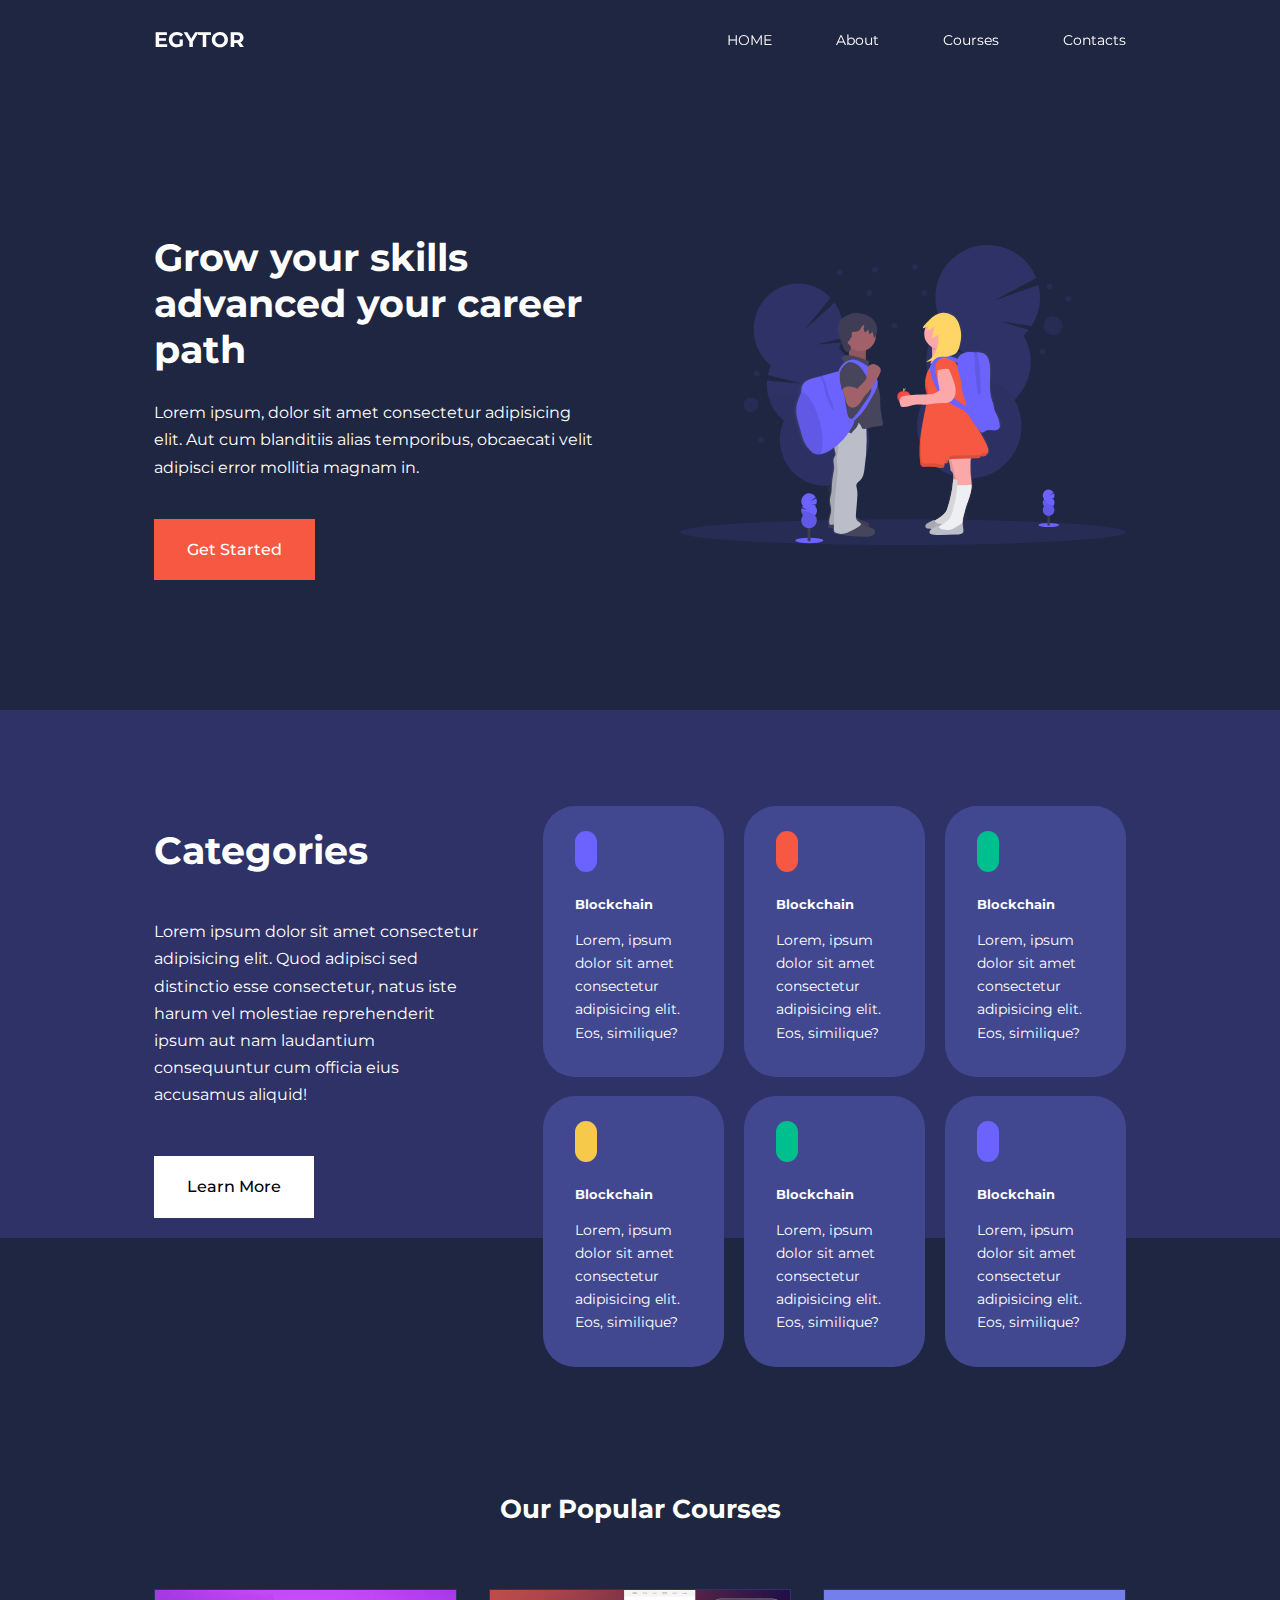
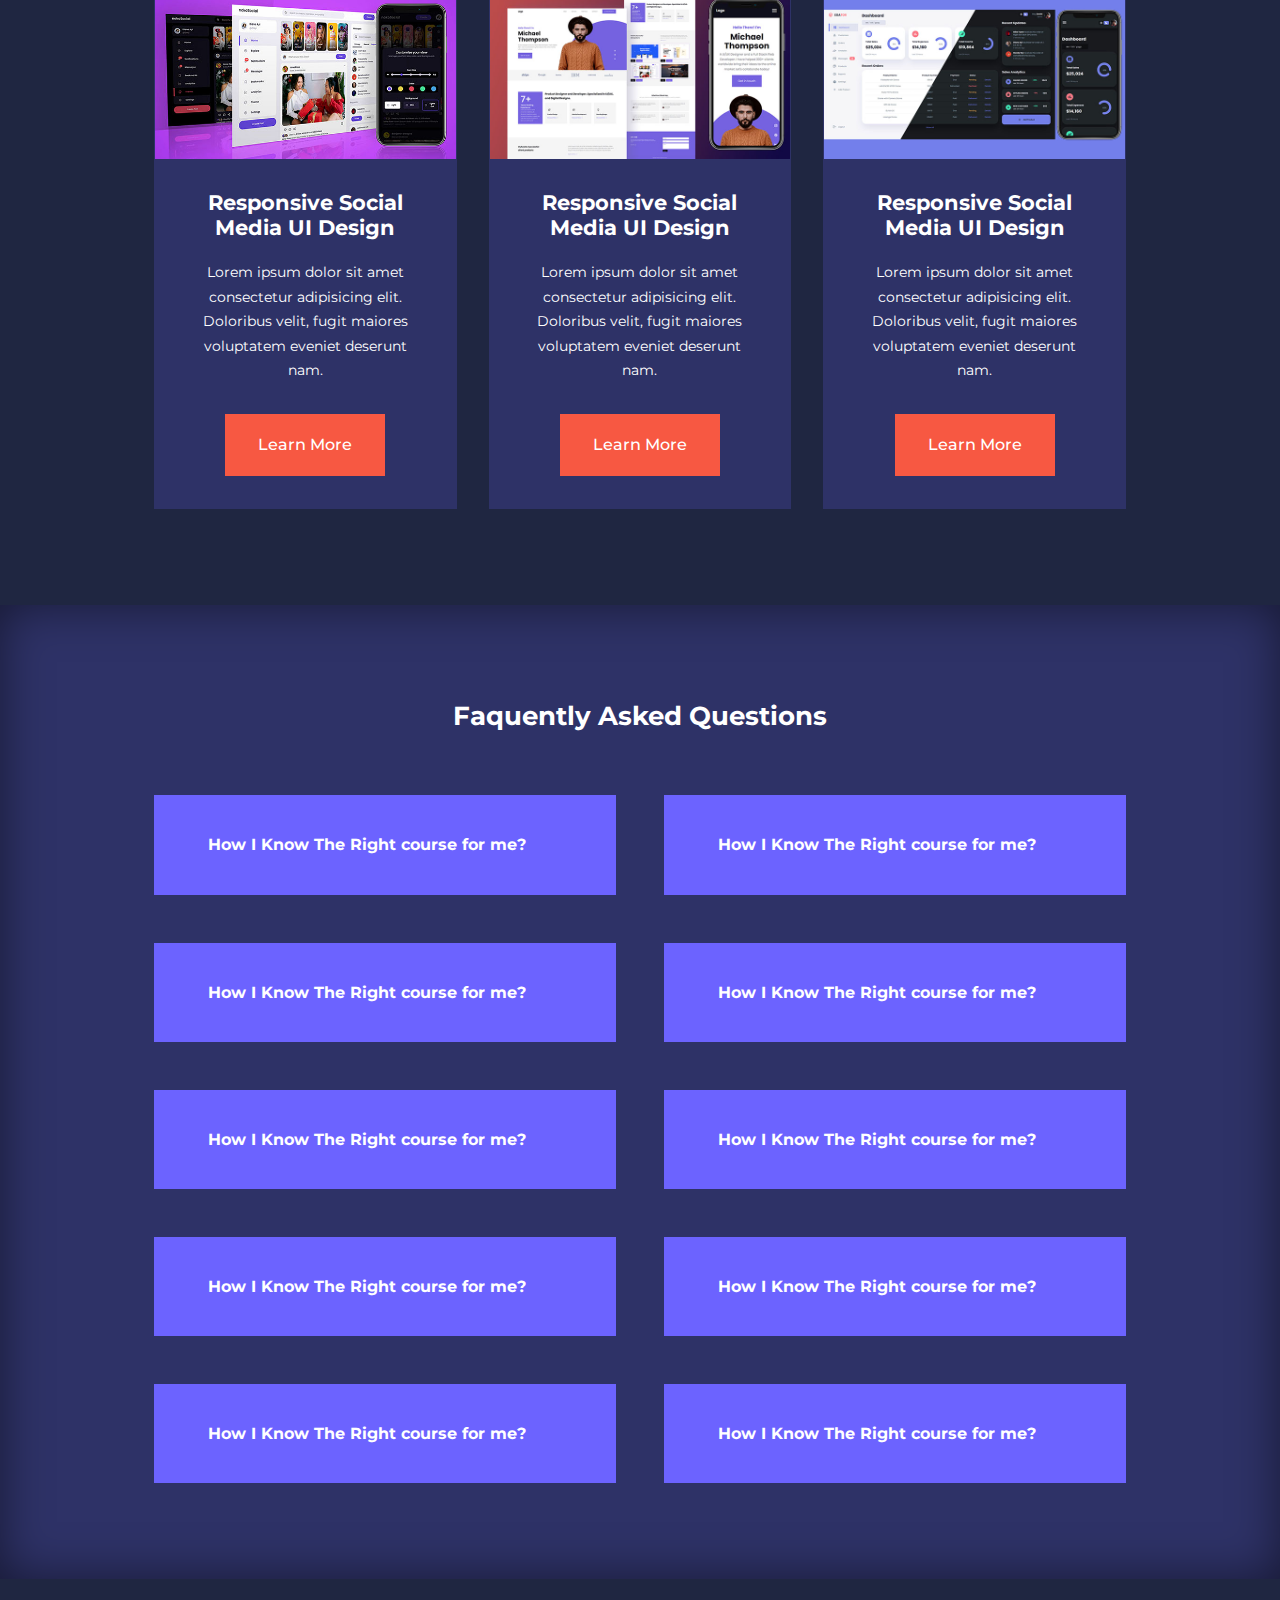
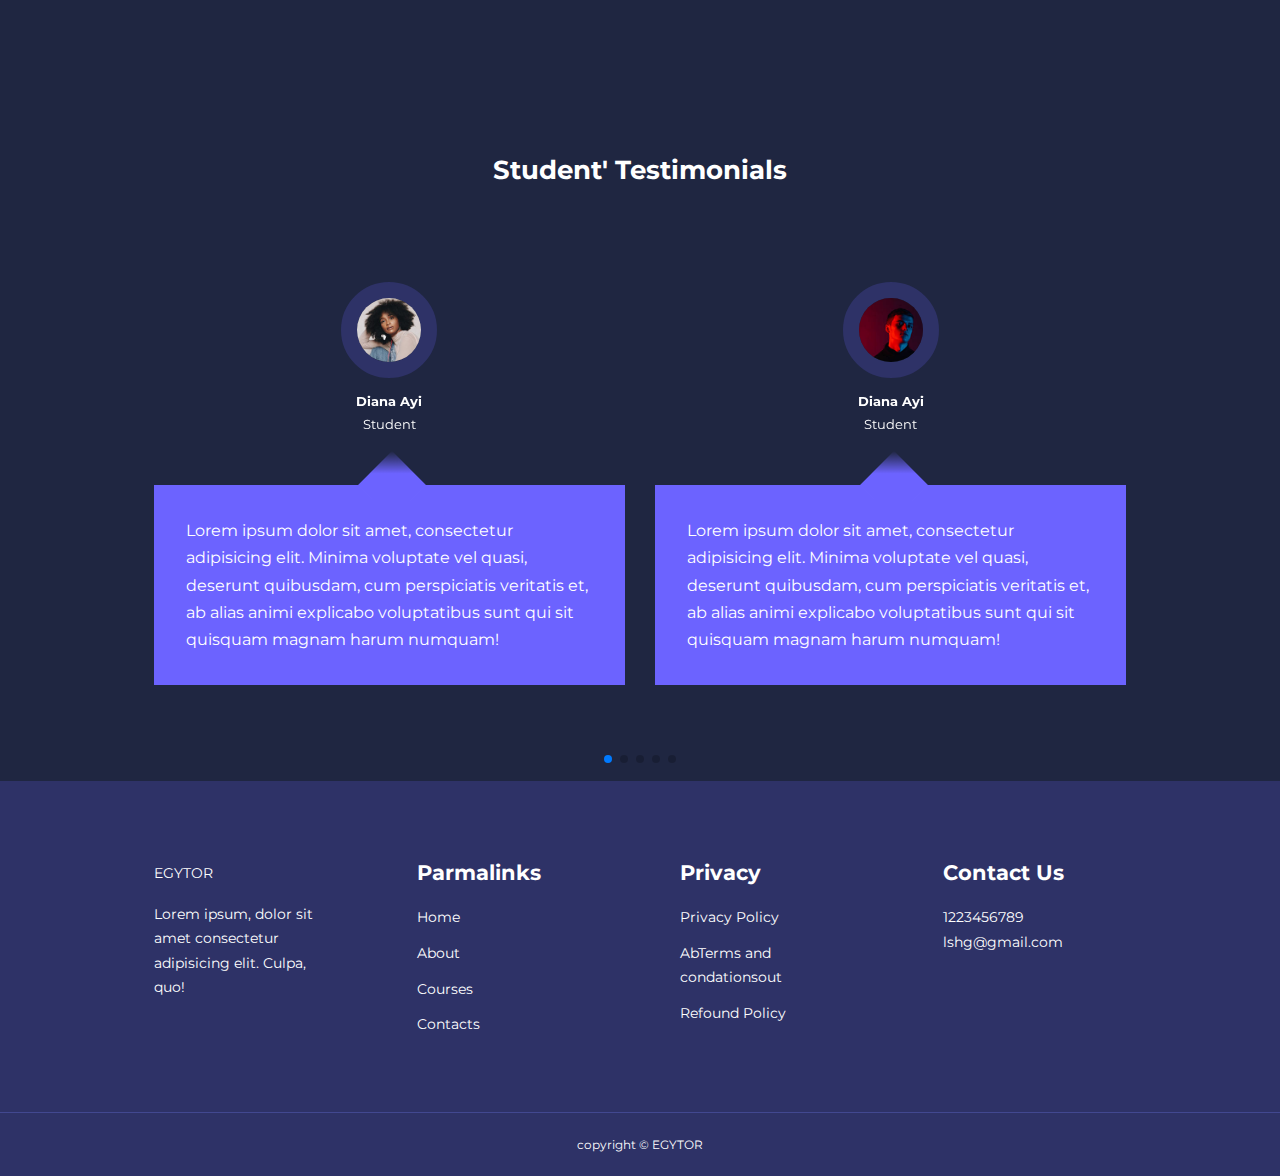
<file: index.html>
<!DOCTYPE html>
<html lang="en">

<head>
    <meta charset="UTF-8">
    <meta http-equiv="X-UA-Compatible" content="IE=edge">
    <meta name="viewport" content="width=device-width, initial-scale=1.0">
    <!-- <link rel="stylesheet" href="css/bootstrap.min.css"> -->
    <link rel="stylesheet" href="css/normalize.css">
    <link rel="stylesheet" href="css/all.min.css">
    <link rel="stylesheet" href="css/style.css">
    <title>Stracture</title>
    <link rel="stylesheet" href="https://unicons.iconscout.com/release/v2.1.6/css/unicons.css">
    <!-- swiper js-->
    <link rel="stylesheet" href="https://cdn.jsdelivr.net/npm/swiper@8/swiper-bundle.min.css" />

</head>



<body>
    <nav>


        <div class="container nav_container">
            <a href="index.html">
                <h4>EGYTOR</h4>
            </a>
            <ul class="nav_menu">
                <li><a href="index.html">HOME</a></li>
                <li><a href="about.html">About</a></li>
                <li><a href="courses.html">Courses</a></li>
                <li><a href="contact.html">Contacts</a></li>
            </ul>
            <button id="open-menu-btn"><i class="uil uil-bars "></i></button>
            <button id="close-menu-btn"><i class="uil uil-multiply "></i></button>
        </div>



    </nav>

    <!-- Header -->
    <header>
        <div class="container header_container">
            <div class="header_left">
                <h1>Grow your skills advanced your career path</h1>
                <p>Lorem ipsum, dolor sit amet consectetur adipisicing elit. Aut cum blanditiis alias temporibus,
                    obcaecati velit adipisci error mollitia magnam in.</p>
                <a href="courses.html" class="btn btn-primary">Get Started</a>
            </div>
            <div class="header_right">
                <div class="header_right_image">
                    <img src="images/header.svg" alt="">
                </div>
            </div>
        </div>
    </header>
    <!-- Header -->


    <!-- categories -->
    <section class="categories">
        <div class="container categories_container">
            <div class="categories_left">
                <h1>Categories</h1>
                <p>Lorem ipsum dolor sit amet consectetur adipisicing elit. Quod adipisci sed distinctio esse
                    consectetur, natus iste harum vel molestiae reprehenderit ipsum aut nam laudantium consequuntur cum
                    officia eius accusamus aliquid!</p>
                <a href="#" class="btn">Learn More</a>
            </div>
            <div class="categories_right">
                <article class="category">
                    <span class="category_icon"><i class="uil uil-bitcoin-circle"></i></span>
                    <h5>Blockchain</h5>
                    <p>Lorem, ipsum dolor sit amet consectetur adipisicing elit. Eos, similique?</p>
                </article>
                <article class="category">
                    <span class="category_icon"><i class="uil uil-bitcoin-circle"></i></span>
                    <h5>Blockchain</h5>
                    <p>Lorem, ipsum dolor sit amet consectetur adipisicing elit. Eos, similique?</p>
                </article>
                <article class="category">
                    <span class="category_icon"><i class="uil uil-bitcoin-circle"></i></span>
                    <h5>Blockchain</h5>
                    <p>Lorem, ipsum dolor sit amet consectetur adipisicing elit. Eos, similique?</p>
                </article>
                <article class="category">
                    <span class="category_icon"><i class="uil uil-bitcoin-circle"></i></span>
                    <h5>Blockchain</h5>
                    <p>Lorem, ipsum dolor sit amet consectetur adipisicing elit. Eos, similique?</p>
                </article>
                <article class="category">
                    <span class="category_icon"><i class="uil uil-bitcoin-circle"></i></span>
                    <h5>Blockchain</h5>
                    <p>Lorem, ipsum dolor sit amet consectetur adipisicing elit. Eos, similique?</p>
                </article>
                <article class="category">
                    <span class="category_icon"><i class="uil uil-bitcoin-circle"></i></span>
                    <h5>Blockchain</h5>
                    <p>Lorem, ipsum dolor sit amet consectetur adipisicing elit. Eos, similique?</p>
                </article>
            </div>
        </div>
    </section>
    <!-- categories -->

    <!-- courses -->
    <section class="courses">
        <h2>Our Popular Courses</h2>
        <div class="container container_courses">
            <article class="course">
                <div class="course_image">
                    <img src="images/course1.jpg" alt="">
                </div>
                <div class="course_info">
                    <h4>Responsive Social Media UI Design</h4>
                    <p>
                        Lorem ipsum dolor sit amet consectetur adipisicing elit. Doloribus velit, fugit maiores
                        voluptatem
                        eveniet deserunt nam.
                    </p>
                    <a href="courses.html" class="btn btn-primary">Learn More</a>
                </div>


            </article>
            <article class="course">
                <div class="course_image">
                    <img src="images/course2.jpg" alt="">
                </div>
                <div class="course_info">
                    <h4>Responsive Social Media UI Design</h4>
                    <p>
                        Lorem ipsum dolor sit amet consectetur adipisicing elit. Doloribus velit, fugit maiores
                        voluptatem
                        eveniet deserunt nam.
                    </p>
                    <a href="courses.html" class="btn btn-primary">Learn More</a>
                </div>
            </article>
            <article class="course">
                <div class="course_image">
                    <img src="images/course3.jpg" alt="">
                </div>
                <div class="course_info">
                    <h4>Responsive Social Media UI Design</h4>
                    <p>
                        Lorem ipsum dolor sit amet consectetur adipisicing elit. Doloribus velit, fugit maiores
                        voluptatem
                        eveniet deserunt nam.
                    </p>
                    <a href="courses.html" class="btn btn-primary">Learn More</a>
                </div>
            </article>
        </div>
    </section>
    <!-- courses -->


    <!-- start faqs -->
    <section class="faqs">
        <h2>Faquently Asked Questions</h2>
        <div class="container faqs_container">
            <article class="faq">
                <div class="faq_icon"><i class="uil uil-plus"></i></div>
                <div class="question_answer">
                    <h4>How I Know The Right course for me?</h4>
                    <p>Lorem ipsum dolor sit amet consectetur, adipisicing elit. Distinctio, maxime. Consectetur unde
                        officiis quia atque est eaque impedit sed. Soluta voluptatibus minima id aut atque odit quisquam
                        nesciunt magni quaerat?</p>
                </div>
            </article>
            <article class="faq">
                <div class="faq_icon"><i class="uil uil-plus"></i></div>
                <div class="question_answer">
                    <h4>How I Know The Right course for me?</h4>
                    <p>Lorem ipsum dolor sit amet consectetur, adipisicing elit. Distinctio, maxime. Consectetur unde
                        officiis quia atque est eaque impedit sed. Soluta voluptatibus minima id aut atque odit quisquam
                        nesciunt magni quaerat?</p>
                </div>
            </article>
            <article class="faq">
                <div class="faq_icon"><i class="uil uil-plus"></i></div>
                <div class="question_answer">
                    <h4>How I Know The Right course for me?</h4>
                    <p>Lorem ipsum dolor sit amet consectetur, adipisicing elit. Distinctio, maxime. Consectetur unde
                        officiis quia atque est eaque impedit sed. Soluta voluptatibus minima id aut atque odit quisquam
                        nesciunt magni quaerat?</p>
                </div>
            </article>
            <article class="faq">
                <div class="faq_icon"><i class="uil uil-plus"></i></div>
                <div class="question_answer">
                    <h4>How I Know The Right course for me?</h4>
                    <p>Lorem ipsum dolor sit amet consectetur, adipisicing elit. Distinctio, maxime. Consectetur unde
                        officiis quia atque est eaque impedit sed. Soluta voluptatibus minima id aut atque odit quisquam
                        nesciunt magni quaerat?</p>
                </div>
            </article>
            <article class="faq">
                <div class="faq_icon"><i class="uil uil-plus"></i></div>
                <div class="question_answer">
                    <h4>How I Know The Right course for me?</h4>
                    <p>Lorem ipsum dolor sit amet consectetur, adipisicing elit. Distinctio, maxime. Consectetur unde
                        officiis quia atque est eaque impedit sed. Soluta voluptatibus minima id aut atque odit quisquam
                        nesciunt magni quaerat?</p>
                </div>
            </article>
            <article class="faq">
                <div class="faq_icon"><i class="uil uil-plus"></i></div>
                <div class="question_answer">
                    <h4>How I Know The Right course for me?</h4>
                    <p>Lorem ipsum dolor sit amet consectetur, adipisicing elit. Distinctio, maxime. Consectetur unde
                        officiis quia atque est eaque impedit sed. Soluta voluptatibus minima id aut atque odit quisquam
                        nesciunt magni quaerat?</p>
                </div>
            </article>
            <article class="faq">
                <div class="faq_icon"><i class="uil uil-plus"></i></div>
                <div class="question_answer">
                    <h4>How I Know The Right course for me?</h4>
                    <p>Lorem ipsum dolor sit amet consectetur, adipisicing elit. Distinctio, maxime. Consectetur unde
                        officiis quia atque est eaque impedit sed. Soluta voluptatibus minima id aut atque odit quisquam
                        nesciunt magni quaerat?</p>
                </div>
            </article>
            <article class="faq">
                <div class="faq_icon"><i class="uil uil-plus"></i></div>
                <div class="question_answer">
                    <h4>How I Know The Right course for me?</h4>
                    <p>Lorem ipsum dolor sit amet consectetur, adipisicing elit. Distinctio, maxime. Consectetur unde
                        officiis quia atque est eaque impedit sed. Soluta voluptatibus minima id aut atque odit quisquam
                        nesciunt magni quaerat?</p>
                </div>
            </article>
            <article class="faq">
                <div class="faq_icon"><i class="uil uil-plus"></i></div>
                <div class="question_answer">
                    <h4>How I Know The Right course for me?</h4>
                    <p>Lorem ipsum dolor sit amet consectetur, adipisicing elit. Distinctio, maxime. Consectetur unde
                        officiis quia atque est eaque impedit sed. Soluta voluptatibus minima id aut atque odit quisquam
                        nesciunt magni quaerat?</p>
                </div>
            </article>
            <article class="faq">
                <div class="faq_icon"><i class="uil uil-plus"></i></div>
                <div class="question_answer">
                    <h4>How I Know The Right course for me?</h4>
                    <p>Lorem ipsum dolor sit amet consectetur, adipisicing elit. Distinctio, maxime. Consectetur unde
                        officiis quia atque est eaque impedit sed. Soluta voluptatibus minima id aut atque odit quisquam
                        nesciunt magni quaerat?</p>
                </div>
            </article>
        </div>
    </section>
    <!-- end faqs -->

    <!-- start testimonials -->
    <section class="container testimonials_container mySwiper">
        <h2>Student' Testimonials</h2>
        <div class="swiper-wrapper">
            <article class="testimonial swiper-slide">
                <div class="avatar">
                    <img src="images/avatar1.jpg" alt="">
                </div>
                <div class="testimonial_info">
                    <h5>Diana Ayi</h5>
                    <small>Student</small>
                </div>
                <div class="testimonial_body">
                    <p>Lorem ipsum dolor sit amet, consectetur adipisicing elit. Minima voluptate vel quasi, deserunt
                        quibusdam, cum perspiciatis veritatis et, ab alias animi explicabo voluptatibus sunt qui sit
                        quisquam magnam harum numquam!</p>
                </div>
            </article>
            <article class="testimonial swiper-slide">
                <div class="avatar">
                    <img src="images/avatar2.jpg" alt="">
                </div>
                <div class="testimonial_info">
                    <h5>Diana Ayi</h5>
                    <small>Student</small>
                </div>
                <div class="testimonial_body">
                    <p>Lorem ipsum dolor sit amet, consectetur adipisicing elit. Minima voluptate vel quasi, deserunt
                        quibusdam, cum perspiciatis veritatis et, ab alias animi explicabo voluptatibus sunt qui sit
                        quisquam magnam harum numquam!</p>
                </div>
            </article>
            <article class="testimonial swiper-slide">
                <div class="avatar">
                    <img src="images/avatar3.jpg" alt="">
                </div>
                <div class="testimonial_info">
                    <h5>Diana Ayi</h5>
                    <small>Student</small>
                </div>
                <div class="testimonial_body">
                    <p>Lorem ipsum dolor sit amet, consectetur adipisicing elit. Minima voluptate vel quasi, deserunt
                        quibusdam, cum perspiciatis veritatis et, ab alias animi explicabo voluptatibus sunt qui sit
                        quisquam magnam harum numquam!</p>
                </div>
            </article>
            <article class="testimonial swiper-slide">
                <div class="avatar">
                    <img src="images/avatar4.jpg" alt="">
                </div>
                <div class="testimonial_info">
                    <h5>Diana Ayi</h5>
                    <small>Student</small>
                </div>
                <div class="testimonial_body">
                    <p>Lorem ipsum dolor sit amet, consectetur adipisicing elit. Minima voluptate vel quasi, deserunt
                        quibusdam, cum perspiciatis veritatis et, ab alias animi explicabo voluptatibus sunt qui sit
                        quisquam magnam harum numquam!</p>
                </div>
            </article>
            <article class="testimonial swiper-slide">
                <div class="avatar">
                    <img src="images/avatar5.jpg" alt="">
                </div>
                <div class="testimonial_info">
                    <h5>Diana Ayi</h5>
                    <small>Student</small>
                </div>
                <div class="testimonial_body">
                    <p>Lorem ipsum dolor sit amet, consectetur adipisicing elit. Minima voluptate vel quasi, deserunt
                        quibusdam, cum perspiciatis veritatis et, ab alias animi explicabo voluptatibus sunt qui sit
                        quisquam magnam harum numquam!</p>
                </div>
            </article>
            <article class="testimonial swiper-slide">
                <div class="avatar">
                    <img src="images/avatar6.jpg" alt="">
                </div>
                <div class="testimonial_info">
                    <h5>Diana Ayi</h5>
                    <small>Student</small>
                </div>
                <div class="testimonial_body">
                    <p>Lorem ipsum dolor sit amet, consectetur adipisicing elit. Minima voluptate vel quasi, deserunt
                        quibusdam, cum perspiciatis veritatis et, ab alias animi explicabo voluptatibus sunt qui sit
                        quisquam magnam harum numquam!</p>
                </div>
            </article>
        </div>
        <div class="swiper-pagination"></div>
    </section>
    <!-- end testimonials -->

    <!-- start footer -->
    <footer class="footer">
        <div class="container footer_container">
            <div class="footer_1">
                <a href="index.html" class="footer_logo">EGYTOR</a>
                <p>Lorem ipsum, dolor sit amet consectetur adipisicing elit. Culpa, quo!</p>
            </div>
            <div class="footer_2">
                <h4>Parmalinks</h4>
                <ul class="parmalinks">
                    <li><a href="index.html">Home</a></li>
                    <li><a href="about.html">About</a></li>
                    <li><a href="courses.html">Courses</a></li>
                    <li><a href="contacts.html">Contacts</a></li>
                </ul>
            </div>
            <div class="footer_3">
                <h4>Privacy</h4>
                <ul class="privacy">
                    <li><a href="#">Privacy Policy</a></li>
                    <li><a href="#">AbTerms and condationsout</a></li>
                    <li><a href="#">Refound Policy</a></li>
                </ul>
            </div>
            <div class="footer_4">
                <h4>Contact Us</h4>
                <div>
                    <p>1223456789</p>
                    <p>lshg@gmail.com</p>
                </div>
                <ul class="footer_socials">
                    <li><a href="#"><i class="uil uil-facebook-f"></i></a></li>
                    <li><a href="#"><i class="uil uil-instagram-alt"></i></a></li>
                    <li><a href="#"><i class="uil uil-twitter"></i></a></li>
                    <li><a href="#"><i class="uil uil-linkedin-alt"></i></a></li>
                </ul>
            </div>
           
        </div>
        <div class="footer_copyright">
            <small>copyright &copy; EGYTOR </small>
        </div>
    </footer>
    <!-- end footer -->






















    <!-- <script src="js/bootstrap.bundle.min.js"></script> -->
    <script src="js/all.min.js"></script>
    <script src="js/jquery-3.6.1.js"></script>
    <!-- Swiper js-->
    <script src="https://cdn.jsdelivr.net/npm/swiper@8/swiper-bundle.min.js"></script>
    <script src="js/main.js"></script>
    <script>
        var swiper = new Swiper(".mySwiper", {
            slidesPerView: 1,
            spaceBetween: 30,
            pagination: {
                el: ".swiper-pagination",
                clickable: true,
            },
            //when window width is >=600px
            breakpoints: {
                600: {
                    slidesPerView: 2,
                }
            }
        });
    </script>
</body>

</html>
</file>
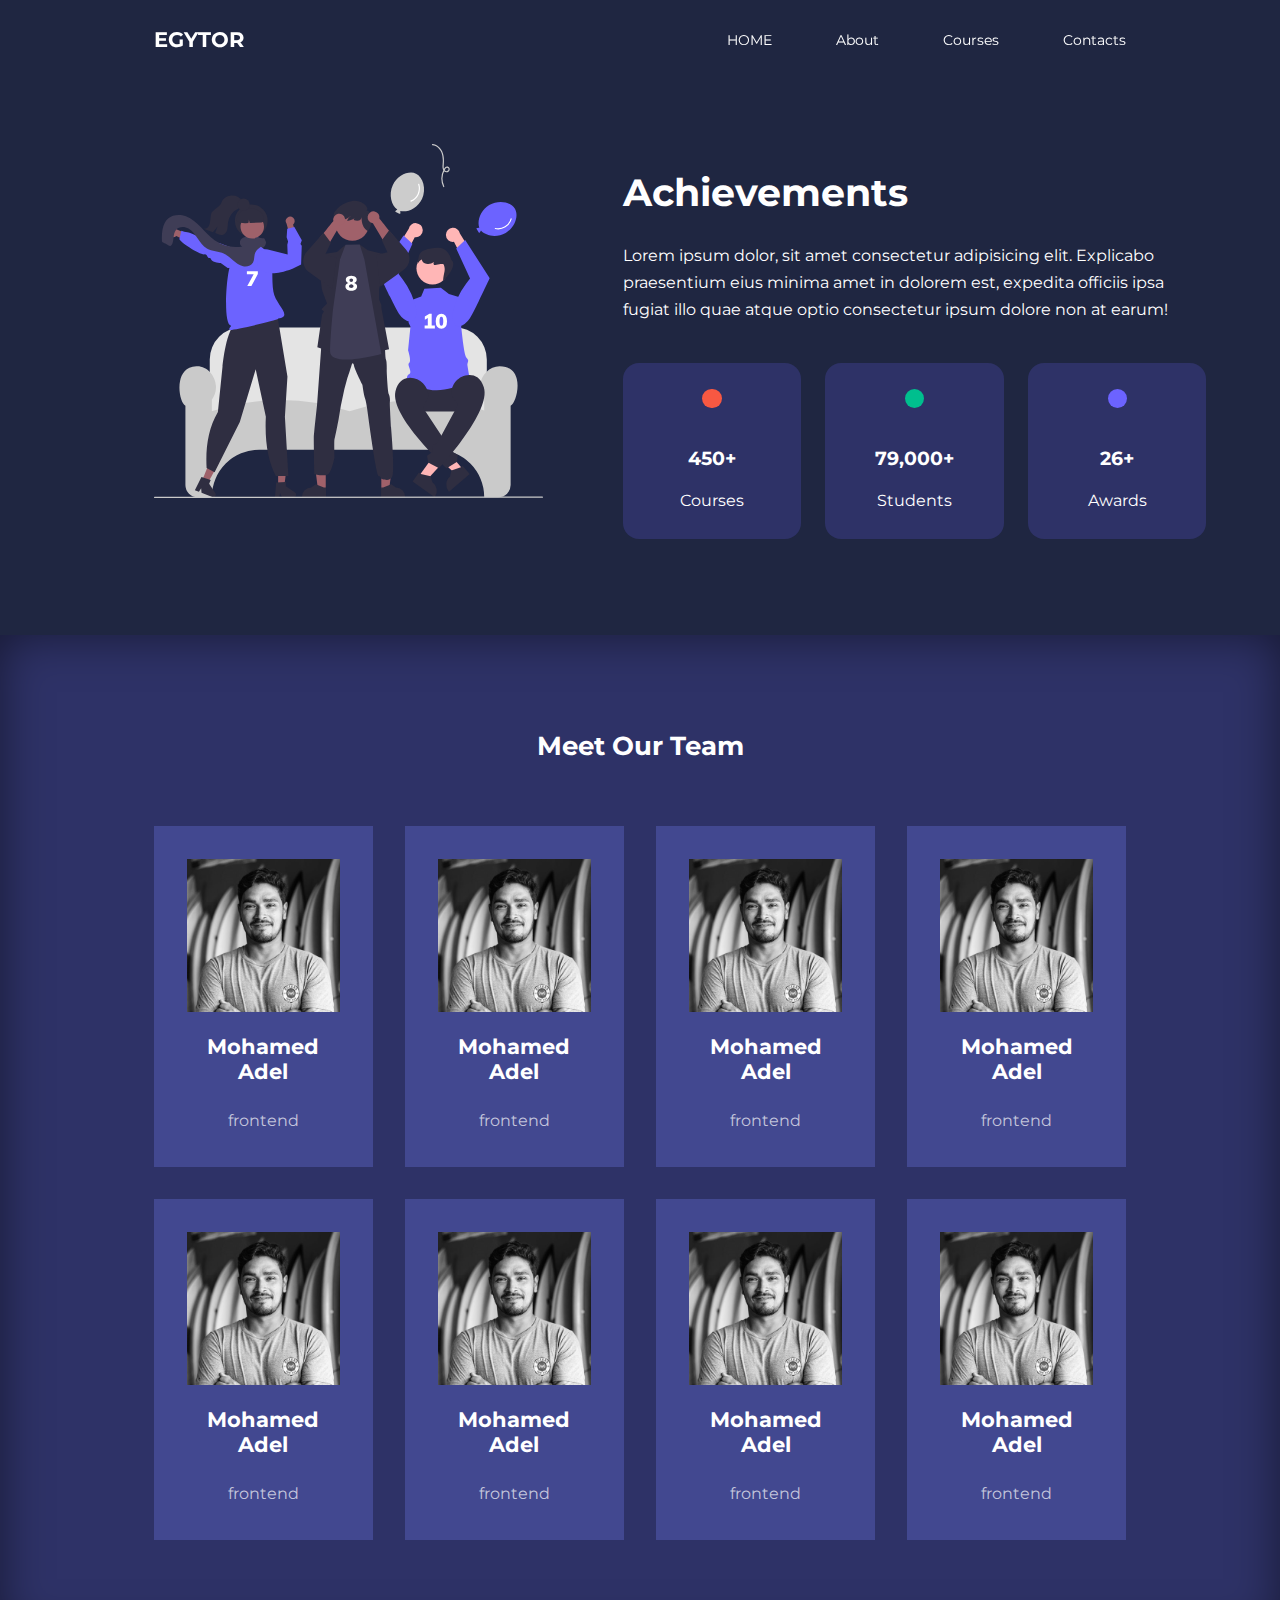
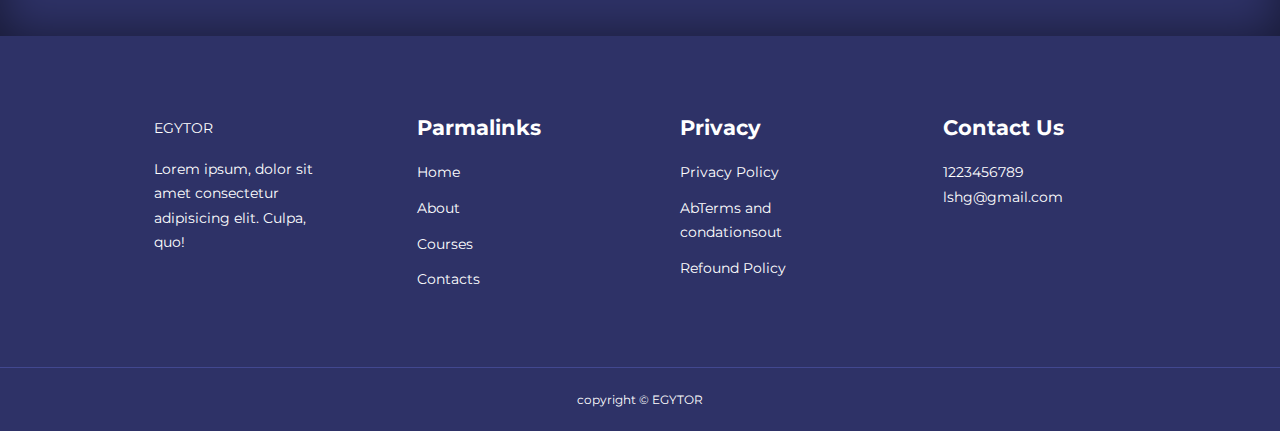
<file: about.html>
<!DOCTYPE html>
<html lang="en">

<head>
    <meta charset="UTF-8">
    <meta http-equiv="X-UA-Compatible" content="IE=edge">
    <meta name="viewport" content="width=device-width, initial-scale=1.0">
    <!-- <link rel="stylesheet" href="css/bootstrap.min.css"> -->
    <link rel="stylesheet" href="css/normalize.css">
    <link rel="stylesheet" href="css/all.min.css">
    <link rel="stylesheet" href="css/style.css">
    <link rel="stylesheet" href="css/about.css">
    <title>Stracture</title>
    <link rel="stylesheet" href="https://unicons.iconscout.com/release/v2.1.6/css/unicons.css">
    <!-- swiper js-->
    <link rel="stylesheet" href="https://cdn.jsdelivr.net/npm/swiper@8/swiper-bundle.min.css" />

</head>



<body>
    <nav>


        <div class="container nav_container">
            <a href="index.html">
                <h4>EGYTOR</h4>
            </a>
            <ul class="nav_menu">
                <li><a href="index.html">HOME</a></li>
                <li><a href="about.html">About</a></li>
                <li><a href="courses.html">Courses</a></li>
                <li><a href="contact.html">Contacts</a></li>
            </ul>
            <button id="open-menu-btn"><i class="uil uil-bars "></i></button>
            <button id="close-menu-btn"><i class="uil uil-multiply "></i></button>
        </div>



    </nav>




    <section class="about_achievements">
        <div class="container about_achievements-container">
            <div class="about_achievements-left">
                <img src="images/about achievements.svg" alt="">
            </div>
            <div class="about_achievements-right">
                <h1>Achievements</h1>
                <p>Lorem ipsum dolor, sit amet consectetur adipisicing elit. Explicabo praesentium eius minima amet in
                    dolorem est, expedita officiis ipsa fugiat illo quae atque optio consectetur ipsum dolore non at
                    earum!</p>
                <div class="about_achievements_cards">

                    <article class="achievement_card">
                        <span class="achievement_icon">
                            <i class="uil uil-video"></i>
                        </span>
                        <h3>450+</h3>
                        <p>Courses</p>
                    </article>


                    <article class="achievement_card">
                        <span class="achievement_icon">
                            <i class="uil uil-user"></i>
                        </span>
                        <h3>79,000+</h3>
                        <p>Students</p>
                    </article>


                    <article class="achievement_card">
                        <span class="achievement_icon">
                            <i class="uil uil-award"></i>
                        </span>
                        <h3>26+</h3>
                        <p>Awards</p>
                    </article>

                </div>

            </div>


            


        </div>
    </section>
    <!-- our team -->
    <section class="team">
        <h2>Meet Our Team</h2>
        <div class="container team_container">
            <article class="team_member">
                <div class="team_member-image">
                    <img src="images/tm1.jpg" alt="">
                </div>
                <div class="team_member-info">
                    <h4>Mohamed Adel</h4>
                    <p>frontend</p>
                </div>
                <div class="team_member-socials">
                    <a href="https://instagram.com" target="_blank"><i class="uil uil-instagram"></i></a>
                    <a href="https://twitter.com" target="_blank"><i class="uil uil-twitter-alt"></i></a>
                    <a href="https://linkedin.com" target="_blank"><i class="uil uil-linkedin-alt"></i></a>
                </div>
            </article>
            <article class="team_member">
                <div class="team_member-image">
                    <img src="images/tm1.jpg" alt="">
                </div>
                <div class="team_member-info">
                    <h4>Mohamed Adel</h4>
                    <p>frontend</p>
                </div>
                <div class="team_member-socials">
                    <a href="https://instagram.com" target="_blank"><i class="uil uil-instagram"></i></a>
                    <a href="https://twitter.com" target="_blank"><i class="uil uil-twitter-alt"></i></a>
                    <a href="https://linkedin.com" target="_blank"><i class="uil uil-linkedin-alt"></i></a>
                </div>
            </article>
            <article class="team_member">
                <div class="team_member-image">
                    <img src="images/tm1.jpg" alt="">
                </div>
                <div class="team_member-info">
                    <h4>Mohamed Adel</h4>
                    <p>frontend</p>
                </div>
                <div class="team_member-socials">
                    <a href="https://instagram.com" target="_blank"><i class="uil uil-instagram"></i></a>
                    <a href="https://twitter.com" target="_blank"><i class="uil uil-twitter-alt"></i></a>
                    <a href="https://linkedin.com" target="_blank"><i class="uil uil-linkedin-alt"></i></a>
                </div>
            </article>
            <article class="team_member">
                <div class="team_member-image">
                    <img src="images/tm1.jpg" alt="">
                </div>
                <div class="team_member-info">
                    <h4>Mohamed Adel</h4>
                    <p>frontend</p>
                </div>
                <div class="team_member-socials">
                    <a href="https://instagram.com" target="_blank"><i class="uil uil-instagram"></i></a>
                    <a href="https://twitter.com" target="_blank"><i class="uil uil-twitter-alt"></i></a>
                    <a href="https://linkedin.com" target="_blank"><i class="uil uil-linkedin-alt"></i></a>
                </div>
            </article>
            <article class="team_member">
                <div class="team_member-image">
                    <img src="images/tm1.jpg" alt="">
                </div>
                <div class="team_member-info">
                    <h4>Mohamed Adel</h4>
                    <p>frontend</p>
                </div>
                <div class="team_member-socials">
                    <a href="https://instagram.com" target="_blank"><i class="uil uil-instagram"></i></a>
                    <a href="https://twitter.com" target="_blank"><i class="uil uil-twitter-alt"></i></a>
                    <a href="https://linkedin.com" target="_blank"><i class="uil uil-linkedin-alt"></i></a>
                </div>
            </article>
            <article class="team_member">
                <div class="team_member-image">
                    <img src="images/tm1.jpg" alt="">
                </div>
                <div class="team_member-info">
                    <h4>Mohamed Adel</h4>
                    <p>frontend</p>
                </div>
                <div class="team_member-socials">
                    <a href="https://instagram.com" target="_blank"><i class="uil uil-instagram"></i></a>
                    <a href="https://twitter.com" target="_blank"><i class="uil uil-twitter-alt"></i></a>
                    <a href="https://linkedin.com" target="_blank"><i class="uil uil-linkedin-alt"></i></a>
                </div>
            </article>
            <article class="team_member">
                <div class="team_member-image">
                    <img src="/images/tm1.jpg" alt="">
                </div>
                <div class="team_member-info">
                    <h4>Mohamed Adel</h4>
                    <p>frontend</p>
                </div>
                <div class="team_member-socials">
                    <a href="https://instagram.com" target="_blank"><i class="uil uil-instagram"></i></a>
                    <a href="https://twitter.com" target="_blank"><i class="uil uil-twitter-alt"></i></a>
                    <a href="https://linkedin.com" target="_blank"><i class="uil uil-linkedin-alt"></i></a>
                </div>
            </article>
            <article class="team_member">
                <div class="team_member-image">
                    <img src="images/tm1.jpg" alt="">
                </div>
                <div class="team_member-info">
                    <h4>Mohamed Adel</h4>
                    <p>frontend</p>
                </div>
                <div class="team_member-socials">
                    <a href="https://instagram.com" target="_blank"><i class="uil uil-instagram"></i></a>
                    <a href="https://twitter.com" target="_blank"><i class="uil uil-twitter-alt"></i></a>
                    <a href="https://linkedin.com" target="_blank"><i class="uil uil-linkedin-alt"></i></a>
                </div>
            </article>
        </div>
    </section>
    <!-- our team -->












    <!-- start footer -->
    <footer class="footer">
        <div class="container footer_container">
            <div class="footer_1">
                <a href="index.html" class="footer_logo">EGYTOR</a>
                <p>Lorem ipsum, dolor sit amet consectetur adipisicing elit. Culpa, quo!</p>
            </div>
            <div class="footer_2">
                <h4>Parmalinks</h4>
                <ul class="parmalinks">
                    <li><a href="index.html">Home</a></li>
                    <li><a href="about.html">About</a></li>
                    <li><a href="courses.html">Courses</a></li>
                    <li><a href="contacts.html">Contacts</a></li>
                </ul>
            </div>
            <div class="footer_3">
                <h4>Privacy</h4>
                <ul class="privacy">
                    <li><a href="#">Privacy Policy</a></li>
                    <li><a href="#">AbTerms and condationsout</a></li>
                    <li><a href="#">Refound Policy</a></li>
                </ul>
            </div>
            <div class="footer_4">
                <h4>Contact Us</h4>
                <div>
                    <p>1223456789</p>
                    <p>lshg@gmail.com</p>
                </div>
                <ul class="footer_socials">
                    <li><a href="#"><i class="uil uil-facebook-f"></i></a></li>
                    <li><a href="#"><i class="uil uil-instagram-alt"></i></a></li>
                    <li><a href="#"><i class="uil uil-twitter"></i></a></li>
                    <li><a href="#"><i class="uil uil-linkedin-alt"></i></a></li>
                </ul>
            </div>

        </div>
        <div class="footer_copyright">
            <small>copyright &copy; EGYTOR </small>
        </div>
    </footer>
    <!-- end footer -->





    <!-- <script src="js/bootstrap.bundle.min.js"></script> -->
    <script src="js/all.min.js"></script>
    <script src="js/jquery-3.6.1.js"></script>
    <script src="/js/main.js"></script>
    <script>
    </script>
</body>

</html>
</file>
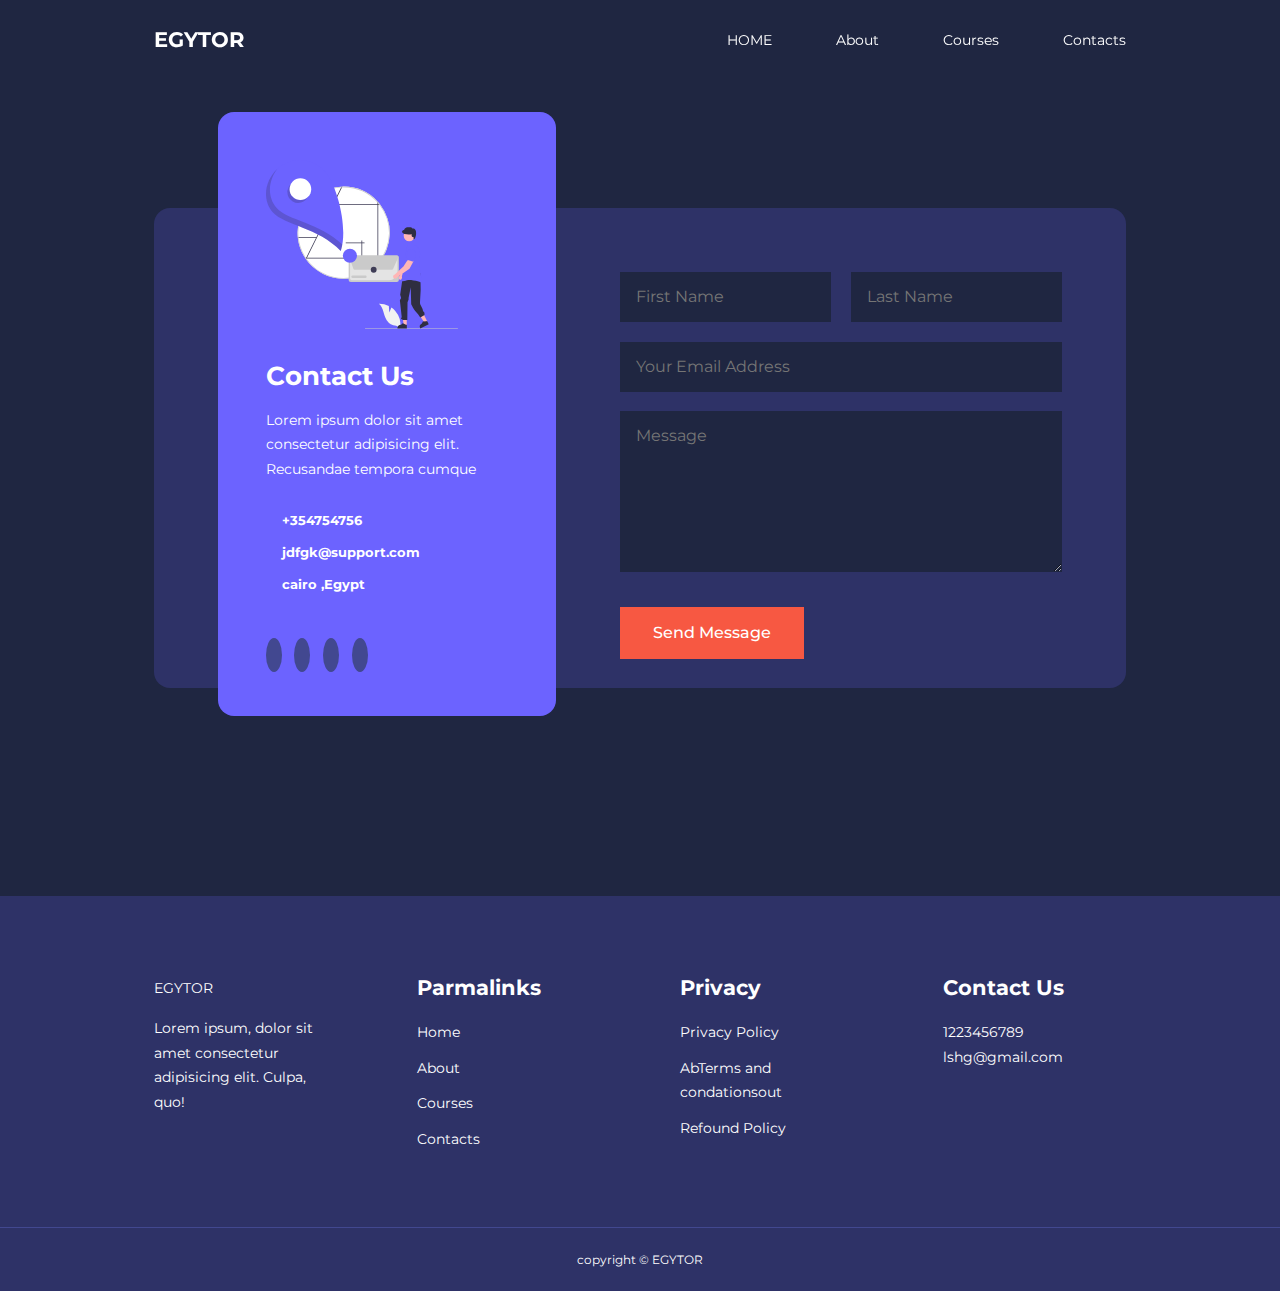
<file: contact.html>
<!DOCTYPE html>
<html lang="en">

<head>
    <meta charset="UTF-8">
    <meta http-equiv="X-UA-Compatible" content="IE=edge">
    <meta name="viewport" content="width=device-width, initial-scale=1.0">
    <!-- <link rel="stylesheet" href="css/bootstrap.min.css"> -->
    <link rel="stylesheet" href="css/normalize.css">
    <link rel="stylesheet" href="css/all.min.css">
    <link rel="stylesheet" href="css/style.css">
    <link rel="stylesheet" href="css/contact.css">
    <title>Stracture</title>
    <link rel="stylesheet" href="https://unicons.iconscout.com/release/v2.1.6/css/unicons.css">
    <!-- swiper js-->
    <link rel="stylesheet" href="https://cdn.jsdelivr.net/npm/swiper@8/swiper-bundle.min.css" />

</head>



<body>
    <nav>


        <div class="container nav_container">
            <a href="index.html">
                <h4>EGYTOR</h4>
            </a>
            <ul class="nav_menu">
                <li><a href="index.html">HOME</a></li>
                <li><a href="about.html">About</a></li>
                <li><a href="courses.html">Courses</a></li>
                <li><a href="contact.html">Contacts</a></li>
            </ul>
            <button id="open-menu-btn"><i class="uil uil-bars "></i></button>
            <button id="close-menu-btn"><i class="uil uil-multiply "></i></button>
        </div>
    </nav>


    <section class="contact">
        <div class="container contact_container">
            <aside class="contact_aside">
                <div class="aside_image">
                    <img src="images/contact.svg" alt="">
                </div>
                <h2>Contact Us</h2>
                <p>Lorem ipsum dolor sit amet consectetur adipisicing elit. Recusandae tempora cumque </p>
                <ul class="contact_details">
                    <li>
                        <i class="uil uil-phone-times"></i>
                        <h5>+354754756</h5>
                    </li>
                    <li>
                        <i class="uil uil-envelope"></i>
                        <h5>jdfgk@support.com</h5>
                    </li>
                    <li>
                        <i class="uil uil-location-point"></i>
                        <h5>cairo ,Egypt</h5>
                    </li>
                </ul>
                <ul class="contact_socials">
                    <li><a href="#"><i class="uil uil-facebook-f"></i></a></li>
                    <li><a href="#"><i class="uil uil-instagram-alt"></i></a></li>
                    <li><a href="#"><i class="uil uil-twitter"></i></a></li>
                    <li><a href="#"><i class="uil uil-linkedin-alt"></i></a></li>
                </ul>

            </aside>
            <form class="contact_form">
                <div class="form_name">
                    <input type="text" name="First Name" placeholder="First Name" required>
                    <input type="text" name="Last Name" placeholder="Last Name" required>
                </div>
                <input type="email" name="Email Address" placeholder="Your Email Address" required>
                <textarea name="Message" rows="7" placeholder="Message" required></textarea>
                <button type="submit" class="btn btn-primary">Send Message</button>
            </form>
        </div>
    </section>













    <!-- start footer -->
    <footer class="footer">
        <div class="container footer_container">
            <div class="footer_1">
                <a href="index.html" class="footer_logo">EGYTOR</a>
                <p>Lorem ipsum, dolor sit amet consectetur adipisicing elit. Culpa, quo!</p>
            </div>
            <div class="footer_2">
                <h4>Parmalinks</h4>
                <ul class="parmalinks">
                    <li><a href="index.html">Home</a></li>
                    <li><a href="about.html">About</a></li>
                    <li><a href="courses.html">Courses</a></li>
                    <li><a href="contacts.html">Contacts</a></li>
                </ul>
            </div>
            <div class="footer_3">
                <h4>Privacy</h4>
                <ul class="privacy">
                    <li><a href="#">Privacy Policy</a></li>
                    <li><a href="#">AbTerms and condationsout</a></li>
                    <li><a href="#">Refound Policy</a></li>
                </ul>
            </div>
            <div class="footer_4">
                <h4>Contact Us</h4>
                <div>
                    <p>1223456789</p>
                    <p>lshg@gmail.com</p>
                </div>
                <ul class="footer_socials">
                    <li><a href="#"><i class="uil uil-facebook-f"></i></a></li>
                    <li><a href="#"><i class="uil uil-instagram-alt"></i></a></li>
                    <li><a href="#"><i class="uil uil-twitter"></i></a></li>
                    <li><a href="#"><i class="uil uil-linkedin-alt"></i></a></li>
                </ul>
            </div>

        </div>
        <div class="footer_copyright">
            <small>copyright &copy; EGYTOR </small>
        </div>
    </footer>
    <!-- end footer -->





    <!-- <script src="js/bootstrap.bundle.min.js"></script> -->
    <script src="js/all.min.js"></script>
    <script src="js/jquery-3.6.1.js"></script>
    <script src="/js/main.js"></script>
    <script>
    </script>
</body>

</html>
</file>
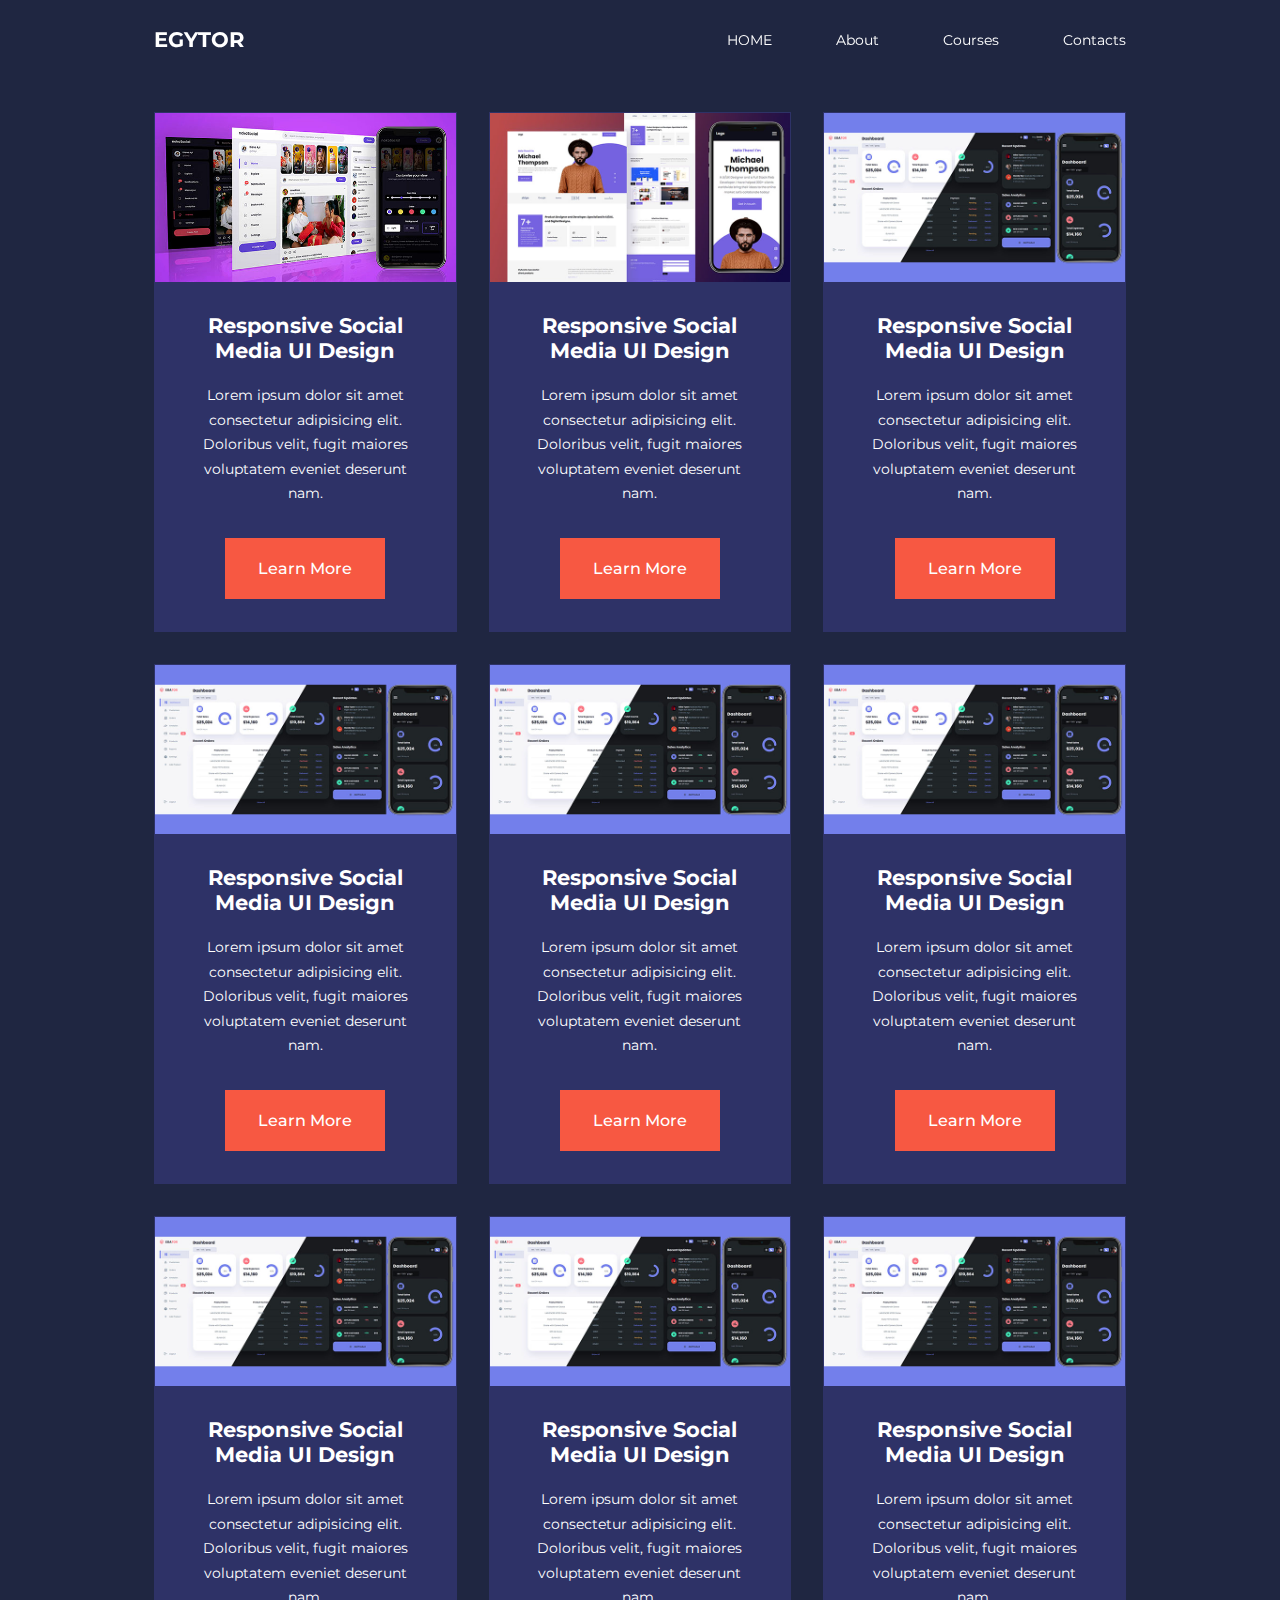
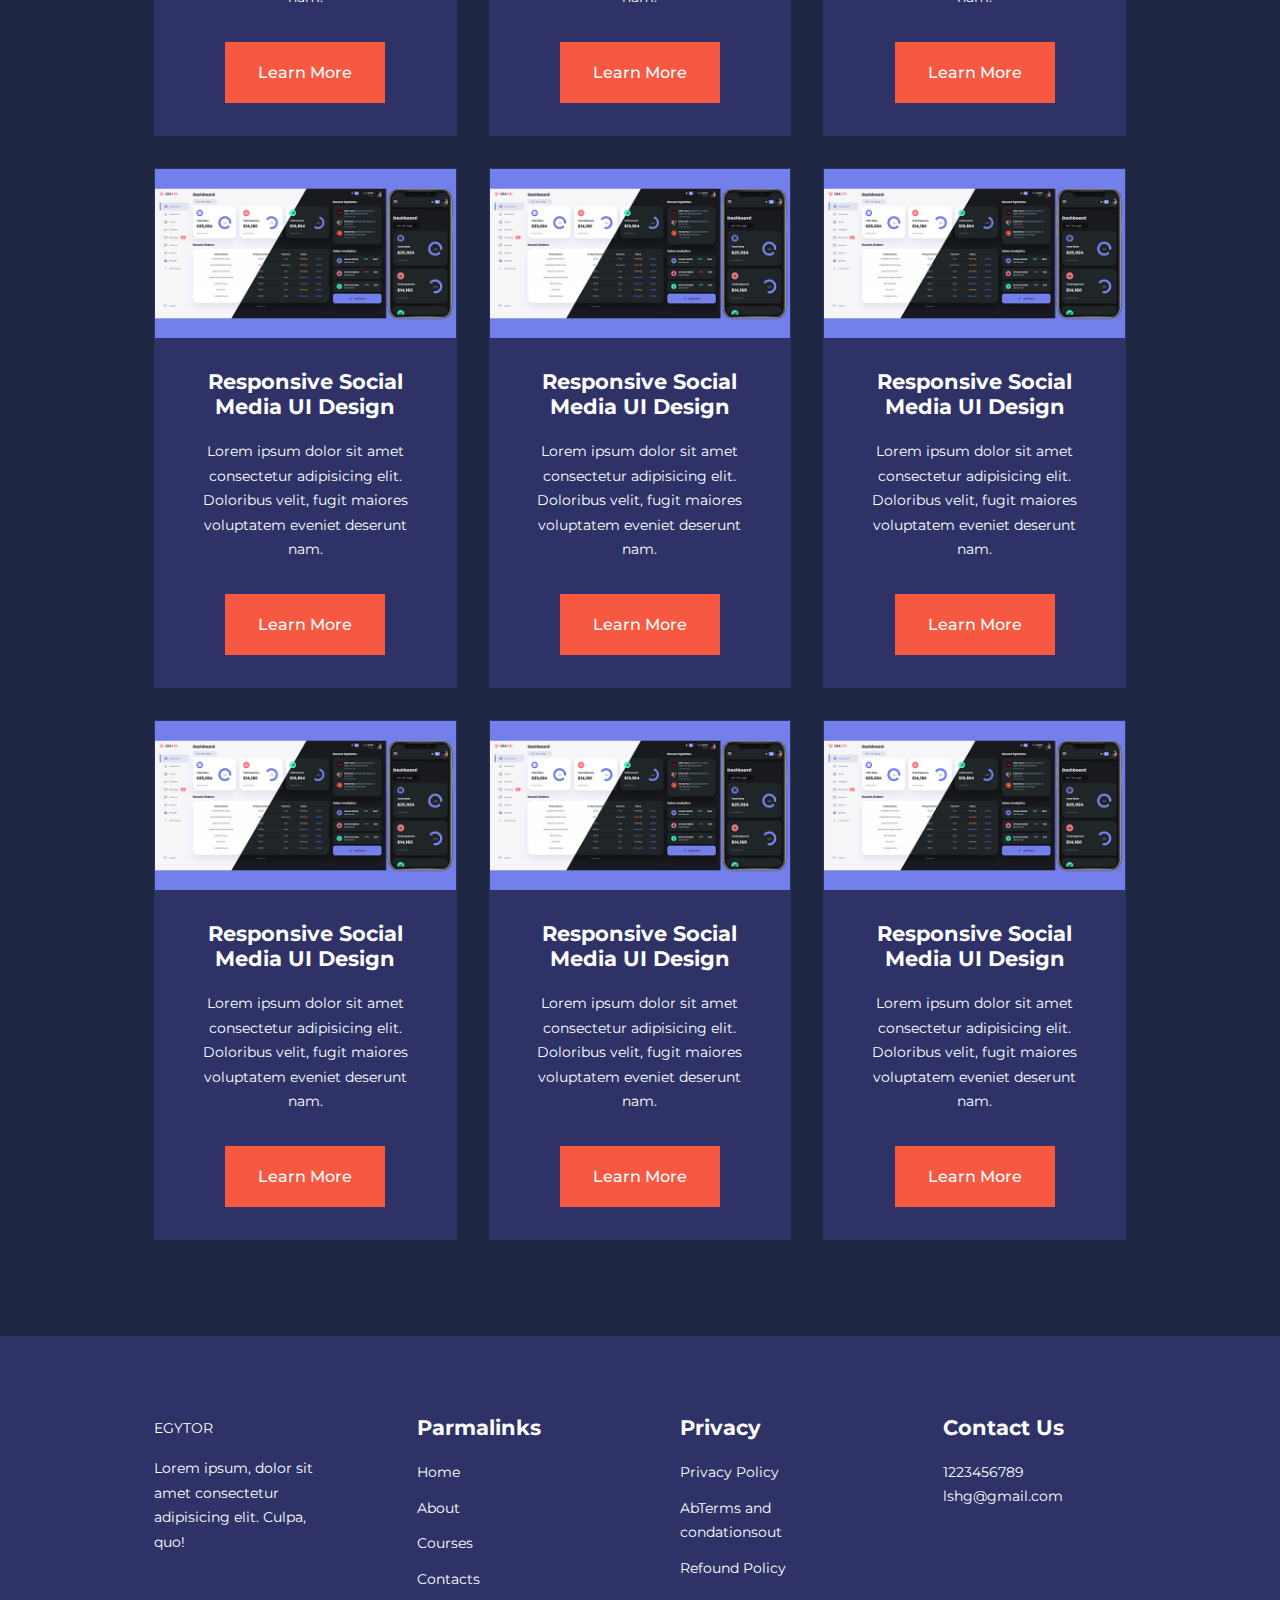
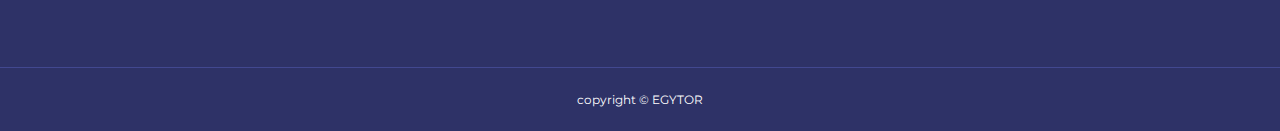
<file: courses.html>
<!DOCTYPE html>
<html lang="en">

<head>
    <meta charset="UTF-8">
    <meta http-equiv="X-UA-Compatible" content="IE=edge">
    <meta name="viewport" content="width=device-width, initial-scale=1.0">
    <!-- <link rel="stylesheet" href="css/bootstrap.min.css"> -->
    <link rel="stylesheet" href="css/normalize.css">
    <link rel="stylesheet" href="css/all.min.css">
    <link rel="stylesheet" href="css/style.css">
    <title>Stracture</title>
    <link rel="stylesheet" href="https://unicons.iconscout.com/release/v2.1.6/css/unicons.css">
    <!-- swiper js-->
    <link rel="stylesheet" href="https://cdn.jsdelivr.net/npm/swiper@8/swiper-bundle.min.css" />
    <style>
        .courses {
            margin-top: 1rem
        }
    </style>
</head>



<body>
    <nav>


        <div class="container nav_container">
            <a href="index.html">
                <h4>EGYTOR</h4>
            </a>
            <ul class="nav_menu">
                <li><a href="index.html">HOME</a></li>
                <li><a href="about.html">About</a></li>
                <li><a href="courses.html">Courses</a></li>
                <li><a href="contact.html">Contacts</a></li>
            </ul>
            <button id="open-menu-btn"><i class="uil uil-bars "></i></button>
            <button id="close-menu-btn"><i class="uil uil-multiply "></i></button>
        </div>
    </nav>


    <!-- courses -->
    <section class="courses">
        <div class="container container_courses">
            <article class="course">
                <div class="course_image">
                    <img src="images/course1.jpg" alt="">
                </div>
                <div class="course_info">
                    <h4>Responsive Social Media UI Design</h4>
                    <p>
                        Lorem ipsum dolor sit amet consectetur adipisicing elit. Doloribus velit, fugit maiores
                        voluptatem
                        eveniet deserunt nam.
                    </p>
                    <a href="courses.html" class="btn btn-primary">Learn More</a>
                </div>


            </article>
            <article class="course">
                <div class="course_image">
                    <img src="images/course2.jpg" alt="">
                </div>
                <div class="course_info">
                    <h4>Responsive Social Media UI Design</h4>
                    <p>
                        Lorem ipsum dolor sit amet consectetur adipisicing elit. Doloribus velit, fugit maiores
                        voluptatem
                        eveniet deserunt nam.
                    </p>
                    <a href="courses.html" class="btn btn-primary">Learn More</a>
                </div>
            </article>
            <article class="course">
                <div class="course_image">
                    <img src="images/course3.jpg" alt="">
                </div>
                <div class="course_info">
                    <h4>Responsive Social Media UI Design</h4>
                    <p>
                        Lorem ipsum dolor sit amet consectetur adipisicing elit. Doloribus velit, fugit maiores
                        voluptatem
                        eveniet deserunt nam.
                    </p>
                    <a href="courses.html" class="btn btn-primary">Learn More</a>
                </div>
            </article>
            <article class="course">
                <div class="course_image">
                    <img src="images/course3.jpg" alt="">
                </div>
                <div class="course_info">
                    <h4>Responsive Social Media UI Design</h4>
                    <p>
                        Lorem ipsum dolor sit amet consectetur adipisicing elit. Doloribus velit, fugit maiores
                        voluptatem
                        eveniet deserunt nam.
                    </p>
                    <a href="courses.html" class="btn btn-primary">Learn More</a>
                </div>
            </article>
            <article class="course">
                <div class="course_image">
                    <img src="images/course3.jpg" alt="">
                </div>
                <div class="course_info">
                    <h4>Responsive Social Media UI Design</h4>
                    <p>
                        Lorem ipsum dolor sit amet consectetur adipisicing elit. Doloribus velit, fugit maiores
                        voluptatem
                        eveniet deserunt nam.
                    </p>
                    <a href="courses.html" class="btn btn-primary">Learn More</a>
                </div>
            </article>
            <article class="course">
                <div class="course_image">
                    <img src="images/course3.jpg" alt="">
                </div>
                <div class="course_info">
                    <h4>Responsive Social Media UI Design</h4>
                    <p>
                        Lorem ipsum dolor sit amet consectetur adipisicing elit. Doloribus velit, fugit maiores
                        voluptatem
                        eveniet deserunt nam.
                    </p>
                    <a href="courses.html" class="btn btn-primary">Learn More</a>
                </div>
            </article>
            <article class="course">
                <div class="course_image">
                    <img src="images/course3.jpg" alt="">
                </div>
                <div class="course_info">
                    <h4>Responsive Social Media UI Design</h4>
                    <p>
                        Lorem ipsum dolor sit amet consectetur adipisicing elit. Doloribus velit, fugit maiores
                        voluptatem
                        eveniet deserunt nam.
                    </p>
                    <a href="courses.html" class="btn btn-primary">Learn More</a>
                </div>
            </article>
            <article class="course">
                <div class="course_image">
                    <img src="images/course3.jpg" alt="">
                </div>
                <div class="course_info">
                    <h4>Responsive Social Media UI Design</h4>
                    <p>
                        Lorem ipsum dolor sit amet consectetur adipisicing elit. Doloribus velit, fugit maiores
                        voluptatem
                        eveniet deserunt nam.
                    </p>
                    <a href="courses.html" class="btn btn-primary">Learn More</a>
                </div>
            </article>
            <article class="course">
                <div class="course_image">
                    <img src="images/course3.jpg" alt="">
                </div>
                <div class="course_info">
                    <h4>Responsive Social Media UI Design</h4>
                    <p>
                        Lorem ipsum dolor sit amet consectetur adipisicing elit. Doloribus velit, fugit maiores
                        voluptatem
                        eveniet deserunt nam.
                    </p>
                    <a href="courses.html" class="btn btn-primary">Learn More</a>
                </div>
            </article>
            <article class="course">
                <div class="course_image">
                    <img src="images/course3.jpg" alt="">
                </div>
                <div class="course_info">
                    <h4>Responsive Social Media UI Design</h4>
                    <p>
                        Lorem ipsum dolor sit amet consectetur adipisicing elit. Doloribus velit, fugit maiores
                        voluptatem
                        eveniet deserunt nam.
                    </p>
                    <a href="courses.html" class="btn btn-primary">Learn More</a>
                </div>
            </article>
            <article class="course">
                <div class="course_image">
                    <img src="images/course3.jpg" alt="">
                </div>
                <div class="course_info">
                    <h4>Responsive Social Media UI Design</h4>
                    <p>
                        Lorem ipsum dolor sit amet consectetur adipisicing elit. Doloribus velit, fugit maiores
                        voluptatem
                        eveniet deserunt nam.
                    </p>
                    <a href="courses.html" class="btn btn-primary">Learn More</a>
                </div>
            </article>
            <article class="course">
                <div class="course_image">
                    <img src="images/course3.jpg" alt="">
                </div>
                <div class="course_info">
                    <h4>Responsive Social Media UI Design</h4>
                    <p>
                        Lorem ipsum dolor sit amet consectetur adipisicing elit. Doloribus velit, fugit maiores
                        voluptatem
                        eveniet deserunt nam.
                    </p>
                    <a href="courses.html" class="btn btn-primary">Learn More</a>
                </div>
            </article>
            <article class="course">
                <div class="course_image">
                    <img src="images/course3.jpg" alt="">
                </div>
                <div class="course_info">
                    <h4>Responsive Social Media UI Design</h4>
                    <p>
                        Lorem ipsum dolor sit amet consectetur adipisicing elit. Doloribus velit, fugit maiores
                        voluptatem
                        eveniet deserunt nam.
                    </p>
                    <a href="courses.html" class="btn btn-primary">Learn More</a>
                </div>
            </article>
            <article class="course">
                <div class="course_image">
                    <img src="images/course3.jpg" alt="">
                </div>
                <div class="course_info">
                    <h4>Responsive Social Media UI Design</h4>
                    <p>
                        Lorem ipsum dolor sit amet consectetur adipisicing elit. Doloribus velit, fugit maiores
                        voluptatem
                        eveniet deserunt nam.
                    </p>
                    <a href="courses.html" class="btn btn-primary">Learn More</a>
                </div>
            </article>
            <article class="course">
                <div class="course_image">
                    <img src="images/course3.jpg" alt="">
                </div>
                <div class="course_info">
                    <h4>Responsive Social Media UI Design</h4>
                    <p>
                        Lorem ipsum dolor sit amet consectetur adipisicing elit. Doloribus velit, fugit maiores
                        voluptatem
                        eveniet deserunt nam.
                    </p>
                    <a href="courses.html" class="btn btn-primary">Learn More</a>
                </div>
            </article>
        </div>
    </section>
    <!-- courses -->














    <!-- start footer -->
    <footer class="footer">
        <div class="container footer_container">
            <div class="footer_1">
                <a href="index.html" class="footer_logo">EGYTOR</a>
                <p>Lorem ipsum, dolor sit amet consectetur adipisicing elit. Culpa, quo!</p>
            </div>
            <div class="footer_2">
                <h4>Parmalinks</h4>
                <ul class="parmalinks">
                    <li><a href="index.html">Home</a></li>
                    <li><a href="about.html">About</a></li>
                    <li><a href="courses.html">Courses</a></li>
                    <li><a href="contacts.html">Contacts</a></li>
                </ul>
            </div>
            <div class="footer_3">
                <h4>Privacy</h4>
                <ul class="privacy">
                    <li><a href="#">Privacy Policy</a></li>
                    <li><a href="#">AbTerms and condationsout</a></li>
                    <li><a href="#">Refound Policy</a></li>
                </ul>
            </div>
            <div class="footer_4">
                <h4>Contact Us</h4>
                <div>
                    <p>1223456789</p>
                    <p>lshg@gmail.com</p>
                </div>
                <ul class="footer_socials">
                    <li><a href="#"><i class="uil uil-facebook-f"></i></a></li>
                    <li><a href="#"><i class="uil uil-instagram-alt"></i></a></li>
                    <li><a href="#"><i class="uil uil-twitter"></i></a></li>
                    <li><a href="#"><i class="uil uil-linkedin-alt"></i></a></li>
                </ul>
            </div>

        </div>
        <div class="footer_copyright">
            <small>copyright &copy; EGYTOR </small>
        </div>
    </footer>
    <!-- end footer -->





    <!-- <script src="js/bootstrap.bundle.min.js"></script> -->
    <script src="js/all.min.js"></script>
    <script src="js/jquery-3.6.1.js"></script>
    <script src="/js/main.js"></script>
    <script>
    </script>
</body>

</html>
</file>
<file: css/style.css>
@import url('https://fonts.googleapis.com/css2?family=Anton&family=Cabin:wght@400;500;600&family=Lato:wght@400;700;900&family=Montserrat:wght@300;400;500;600;700&family=Poppins:wght@300;400;600;700;800&family=Roboto:wght@100;300;400;500;700;900&family=Rubik:wght@300;400;500;600;700;800;900&family=Tajawal:wght@200;300;400;500;700;800;900&display=swap');

* {
    margin: 0;
    padding: 0;
    border: 0;
    outline: 0;
    text-decoration: none;
    list-style: none;
    box-sizing: border-box;
}

:root {
    --color-primary: #6c63ff;
    --color-success: #00bf8e;
    --color-warning: #f7c94b;
    --color-danger: #f75842;
    --color-danger-variant: rgba(247, 88, 66, 0.4);
    --color-white: #fff;
    --color-light: rgba(255, 255, 255, 0.7);
    --color-black: #000;
    --color-bg: #1f2641;
    --color-bg1: #2e3267;
    --color-bg2: #424890;



    --container-width-lg: 76%;
    --container-width-md: 90%;
    --container-width-sm: 94%;


    --transition: all 400ms ease;
}

body {
    font-family: 'Montserrat', sans-serif;
    line-height: 1.7;
    color: var(--color-white);
    background-color: var(--color-bg);
}

.container {
    width: var(--container-width-lg);
    margin: 0 auto;
}

section {
    padding: 6rem 0;

}

section h2 {
    text-align: center;
    margin-bottom: 4rem;
}

h1,
h2,
h3,
h4,
h5,
h6 {
    line-height: 1.2;
}

h1 {
    font-size: 2.4rem;
}

h2 {
    font-size: 2rem;
}

h2 {
    font-size: 1.6rem;
}

h4 {
    font-size: 1.3rem;
}

a {
    color: var(--color-white);

}

img {
    width: 100%;
    display: block;
    object-fit: cover;

}

.btn {
    display: inline-block;
    background-color: var(--color-white);
    color: var(--color-black);
    padding: 1rem 2rem;
    border: 1px solid transparent;
    font-weight: 500;
    transition: var(--transition);
    -webkit-transition: var(--transition);
    -moz-transition: var(--transition);
    -ms-transition: var(--transition);
    -o-transition: var(--transition);
}

.btn:hover {
    background: transparent;
    color: var(--color-white);
    border-color: var(--color-white);

}

.btn-primary {
    background-color: var(--color-danger);
    color: var(--color-white)
}

/* ----------------------- nav bar -------------------- */

nav {
    background-color: transparent;
    width: 100vw;
    height: 5rem;
    position: fixed;
    top: 0;
    z-index: 11;

}

/* change navbar style on scroll using javascript */
.window-scroll {
    background-color: var(--color-primary);
    box-shadow: 0 1rem 2rem rgba(0, 0, 0, 0.2);
}

.nav_container {
    height: 100%;
    display: flex;
    justify-content: space-between;
    align-items: center;
}

nav button {
    display: none;
}

.nav_menu {
    display: flex;
    align-items: center;
    gap: 4rem;

}

.nav_menu a {
    font-size: 0.9rem;
    transition: var(--transition);
    -webkit-transition: var(--transition);
    -moz-transition: var(--transition);
    -ms-transition: var(--transition);
    -o-transition: var(--transition);
}

.nav_menu a:hover {
    color: var(--color-bg2)
}

/* ----------------------- nav bar -------------------- */




/* ----------------------- header -------------------- */
header {
    position: relative;
    top: 5rem;
    overflow: hidden;
    height: 70vh;
    margin-bottom: 5rem;
}

.header_container {
    display: grid;
    grid-template-columns: 1fr 1fr;
    align-items: center;
    gap: 5rem;
    height: 100%;
}

.header_left p {
    margin: 1rem 0 2.4rem
}


/* ----------------------- header -------------------- */

/* categories */
.categories {
    background-color: var(--color-bg1);
    height: 33rem;

}

.categories h1 {
    line-height: 1;
    margin-bottom: 3rem;
}

.categories_container {
    display: grid;
    grid-template-columns: 40% 60%;
    /* gap:4rem */
}

.categories_left p {
    margin: 1rem 0 3rem;

}

.categories_left {
    margin-right: 4rem;
}

.categories_right {
    display: grid;
    grid-template-columns: repeat(3, 1fr);
    gap: 1.2rem;
}

.category {
    background-color: var(--color-bg2);
    padding: 2rem;
    border-radius: 2rem;
    transition: var(--transition);
    -webkit-border-radius: 2rem;
    -moz-border-radius: 2rem;
    -ms-border-radius: 2rem;
    -o-border-radius: 2rem;
    -webkit-transition: var(--transition);
    -moz-transition: var(--transition);
    -ms-transition: var(--transition);
    -o-transition: var(--transition);
}

.category:hover {
    box-shadow: 0 3rem 3rem rgba(0, 0, 0, 0.3);
    z-index: 1;
}

.category:nth-child(2) .category_icon {
    background-color: var(--color-danger);
}

.category:nth-child(3) .category_icon {
    background-color: var(--color-success);
}

.category:nth-child(4) .category_icon {
    background-color: var(--color-warning);
}

.category:nth-child(5) .category_icon {
    background-color: var(--color-success);
}

.category_icon {
    background-color: var(--color-primary);
    padding: 0.7rem;
    border-radius: 0.9rem;
    -webkit-border-radius: 0.9rem;
    -moz-border-radius: 0.9rem;
    -ms-border-radius: 0.9rem;
    -o-border-radius: 0.9rem;
}

.category h5 {
    margin: 2rem 0 1rem;
}

.category p {
    font-size: 0.85rem;
}

/* categories */

/* courses */
.courses {
    margin-top: 10rem;

}

.container_courses {
    display: grid;
    grid-template-columns: repeat(3, 1fr);
    gap: 2rem;
}

.course {
    background-color: var(--color-bg1);
    text-align: center;
    border: 1px solid transparent;
    transition: var(--transition);
    -webkit-transition: var(--transition);
    -moz-transition: var(--transition);
    -ms-transition: var(--transition);
    -o-transition: var(--transition);
}

.course:hover {
    background-color: transparent;
    border-color: var(--color-primary)
}

.course_info {
    padding: 2rem;


}

.course_info p {
    margin: 1.2rem 0 2rem;
    font-size: 0.9rem;

}


/* courses */


/* start faqs */
.faqs {
    background-color: var(--color-bg1);
    box-shadow: inset 0 0 3rem rgba(0, 0, 0, 0.5);
}

.faqs_container {
    display: grid;
    grid-template-columns: 1fr 1fr;
    gap: 3rem;
}

.faq {
    padding: 2rem;
    display: flex;
    align-items: center;
    gap: 1.4rem;
    height: fit-content;
    background-color: var(--color-primary);
    cursor: pointer;

}

.faq h4 {
    font-size: 1rem;
    line-height: 2.2;
}

.faq_icon {
    align-self: flex-start;
    font-size: 1.2rem;
}

.faq p {
    margin-top: 0.8rem;
    display: none;
    transition: var(--transition);
    -webkit-transition: var(--transition);
    -moz-transition: var(--transition);
    -ms-transition: var(--transition);
    -o-transition: var(--transition);
}

.faq.open p {
    display: block;
}

/* end faqs */


/* start testimonials */
.testimonials_container {
    overflow-x: hidden;
    position: relative;
    margin-top: 5rem;
}

.testimonial {
    padding-top: 2rem;
}

.avatar {
    width: 6rem;
    height: 6rem;
    border-radius: 50%;
    -webkit-border-radius: 50%;
    -moz-border-radius: 50%;
    -ms-border-radius: 50%;
    -o-border-radius: 50%;
    overflow: hidden;
    margin: 0 auto 1rem;
    border: 1rem solid var(--color-bg1)
}

.testimonial_info {
    text-align: center;
}

.testimonial_body {
    background-color: var(--color-primary);
    padding: 2rem;
    margin-top: 3rem;
    position: relative;

}

.testimonial_body::before {
    content: "";
    display: block;
    background: linear-gradient(135deg, transparent, var(--color-primary), var(--color-primary), var(--color-primary));
    width: 3rem;
    height: 3rem;
    position: absolute;
    left: 45.5%;
    top: -1.5rem;
    transform: rotate(45deg);
    -webkit-transform: rotate(45deg);
    -moz-transform: rotate(45deg);
    -ms-transform: rotate(45deg);
    -o-transform: rotate(45deg);
}

/* end testimonials */


/* start footer */
.footer {
    background-color: var(--color-bg1);
    padding-top: 5rem;
    font-size: 0.9rem;

}

.footer_container {

    display: grid;
    grid-template-columns: repeat(4, 1fr);
    gap: 5rem;


}

.footer_container>div h4 {
    margin-bottom: 1.2rem;
}

.footer_1 p {
    margin: 1rem 0 2rem;
}

.footer ul li {
    margin-bottom: 0.7rem;

}

.footer ul li a:hover {
    text-decoration: underline;

}

.footer_socials {
    display: flex;
    gap: 1rem;
    font-size: 1.2rem;
    margin-top: 2rem;
}

.footer_copyright {
    text-align: center;
    margin-top: 4rem;
    padding: 1.2rem 0;
    border-top: 1px solid var(--color-bg2);
}

/* end footer */


/*================ media query fot tablets ================ */

@media (max-width:1024px) {
    .container {
        width: var(--container-width-md)
    }

    h1 {
        font-size: 2.2rem;
    }

    h2 {
        font-size: 1.7rem;
    }

    h3 {
        font-size: 1.4rem;
    }

    h4 {
        font-size: 1.2rem;
    }

    /* navbar */
    nav button {
        display: inline-block;
        background: transparent;
        font-size: 1.8rem;
        color: var(--color-white);
        cursor: pointer;
    }

    nav button#close-menu-btn {
        display: none;
    }

    .nav_menu {
        position: fixed;
        top: 5rem;
        right: 5%;
        /* background-color: red; */
        height: fit-content;
        ;
        width: 18rem;
        flex-direction: column;
        gap: 0;
        display: none;
    }

    .nav_menu li {
        width: 100%;
        height: 5.8rem;
        animation: animatenavItems 1s linear forwards;
        -webkit-animation: animatenavItems 400ms linear forwards;
        transform-origin: top right;
        opacity: 0;

    }

    .nav_menu li:nth-child(2) {
        animation-delay: 200ms;
    }

    .nav_menu li:nth-child(3) {
        animation-delay: 400ms;
    }

    .nav_menu li:nth-child(4) {
        animation-delay: 600ms;
    }


    @keyframes animatenavItems {
        0% {
            transform: rotateZ(-90deg) rotateX(90deg) scale(0.1);
            -webkit-transform: rotateZ(-90deg) rotateX(90deg) scale(0.1);
            -moz-transform: rotateZ(-90deg) rotateX(90deg) scale(0.1);
            -ms-transform: rotateZ(-90deg) rotateX(90deg) scale(0.1);
            -o-transform: rotateZ(-90deg) rotateX(90deg) scale(0.1);
        }

        100% {
            transform: rotateZ(0) rotateX(0) scale(1);
            -webkit-transform: rotateZ(0) rotateX(0) scale(1);
            -moz-transform: rotateZ(0) rotateX(0) scale(1);
            -ms-transform: rotateZ(0) rotateX(0) scale(1);
            -o-transform: rotateZ(0) rotateX(0) scale(1);
            opacity: 1;
        }
    }

    .nav_menu li a {
        background: var(--color-primary);
        box-shadow: -4rem 6rem 10rem rgba(0, 0, 0, 0.5);
        width: 100%;
        height: 100%;
        display: grid;
        place-items: center;

    }

    .nav_menu li a:hover {
        background-color: var(--color-bg2);
        color: var(--color-white);
    }


    /* ============= header ================= */
    header {
        height: 63vh;
        margin-bottom: 4rem;

    }

    .header_container {
        gap: 0;
        padding-bottom: 3rem;
    }

    .categories {
        height: auto;
    }

    .categories_container {
        grid-template-columns: 1fr;
        gap: 3rem
    }

    .categories_left {
        margin-right: 0;
    }


    /* cpurses */
    .courses {
        margin-top: 0;

    }

    .container_courses {
        grid-template-columns: 1fr 1fr;

    }


    /*faq */
    .faqs_container {
        grid-template-columns: 1fr;
    }

    .faq {
        padding: 1.5rem
    }

    /**Footer */
    .footer_container {
        grid-template-columns: 1fr 1fr;
    }

}

/** query Mobile */
@media screen and (max-width:600px) {
    .container {
        width: var(--container-width-sm);

    }

    /**navbar */
    .nav_menu {
        right: 3%;
    }

    /**header */
    header {
        height: 100%;
    }

    .header_container {
        grid-template-columns: 1fr;
        text-align: center;
        margin-top: 0;
    }

    .header_left p {
        margin-bottom: 1.3rem;
    }

    /**catagories */
    .categories_right {
        grid-template-columns: 1fr 1fr;
        gap: 0.7rem;

    }

    .category {
        padding: 1rem;
        border-radius: 1rem;
        -webkit-border-radius: 1rem;
        -moz-border-radius: 1rem;
        -ms-border-radius: 1rem;
        -o-border-radius: 1rem;
    }
    .category_icon{
        margin-top: 4px;
        display: inline-block;
    }

    /**courses */
    .container_courses{
        grid-template-columns: 1fr;

    }

    /**tastimonials */
    .testimonial_body{
        padding:1.2rem;

    }

    /**footer */
    .footer_container{
        grid-template-columns: 1fr;
        text-align: center;
        gap:2rem
    }
    .footer_1 p{
        margin:1rem auto;

    }
    .footer_socials{
        justify-content: center;
    }
}
</file>
<file: css/about.css>
.about_achievements {
    margin-top: 3rem;
}

.about_achievements-container {
    display: grid;
    grid-template-columns: 40% 60%;
    gap: 5rem;
}

.about_achievements-right>p {
    margin: 1.6rem 0 2.5rem;
}

.about_achievements_cards {
    display: grid;
    grid-template-columns: repeat(3, 1fr);
    gap: 1.5rem;
}

.achievement_card {
    background-color: var(--color-bg1);
    padding: 1.6rem;
    border-radius: 1rem;
    text-align: center;
    -webkit-border-radius: 1rem;
    -moz-border-radius: 1rem;
    -ms-border-radius: 1rem;
    -o-border-radius: 1rem;
    transition: var(--transition);
    -webkit-transition: var(--transition);
    -moz-transition: var(--transition);
    -ms-transition: var(--transition);
    -o-transition: var(--transition);
}

.achievement_card:hover {
    background-color: var(--color-bg2);
    box-shadow: 0 3rem 3rem rgba(0, 0, 0, 0.3);
}

.achievement_icon {
    background-color: var(--color-danger);
    padding: 0.6rem;
    border-radius: 1rem;
    -webkit-border-radius: 1rem;
    -moz-border-radius: 1rem;
    -ms-border-radius: 1rem;
    -o-border-radius: 1rem;
    display: inline-block;
    margin-bottom: 2rem;
    font-size: 2rem;
}

.achievement_card:nth-child(2) .achievement_icon {
    background-color: var(--color-success);
}

.achievement_card:nth-child(3) .achievement_icon {
    background-color: var(--color-primary);
}

.achievement_card p {
    margin-top: 1rem;
}




/* our team  */
.team {
    background-color: var(--color-bg1);
    box-shadow: inset 0 0 3rem rgba(0, 0, 0, 0.5);

}

.team_container {
    display: grid;
    grid-template-columns: repeat(4, 1fr);
    gap: 2rem;

}

.team_member {
    background-color: var(--color-bg2);
    padding: 2rem;
    border: 1px solid transparent;
    transition: var(--transition);
    -webkit-transition: var(--transition);
    -moz-transition: var(--transition);
    -ms-transition: var(--transition);
    -o-transition: var(--transition);
    position: relative;
    overflow: hidden;

}

.team_member:hover {
    background-color: transparent;
    border-color: var(--color-primary);
}

.team_member-image img {
    filter: saturate(0);
    -webkit-filter: saturate(0);
}

.team_member:hover img {
    filter: saturate(1);
    -webkit-filter: saturate(1);
}

.team_member-info * {
    text-align: center;
    margin-top: 1.4rem;


}

.team_member-info p {
    color: var(--color-light);
}

.team_member-socials {
    position: absolute;
    top: 50%;
    transform: translateY(-50%);
    right: -100%;
    display: flex;
    flex-direction: column;
    background-color: var(--color-primary);
    border-radius: 1rem 0 0 1rem;
    -webkit-border-radius: 1rem 0 0 1rem;
    -moz-border-radius: 1rem 0 0 1rem;
    -ms-border-radius: 1rem 0 0 1rem;
    -o-border-radius: 1rem 0 0 1rem;
    -webkit-transform: translateY(-50%);
    -moz-transform: translateY(-50%);
    -ms-transform: translateY(-50%);
    -o-transform: translateY(-50%);
    box-shadow: -2rem 0 2rem rgba(0, 0, 0, 0.5);
    transition: var(--transition);
    -webkit-transition: var(--transition);
    -moz-transition: var(--transition);
    -ms-transition: var(--transition);
    -o-transition: var(--transition);
}

.team_member:hover .team_member-socials {
    right: 0
}

.team_member-socials a {
    padding: 1rem;

}

/* our team  */
@media screen and (max-width:1024px) {

    .about_achievements {
        margin-top: 2rem;

    }

    .about_achievements-container {
        grid-template-columns: 1fr;
        gap: 1rem
    }

    .about_achievements-left {
        width: 80%;
        margin: 0 auto;

    }

    .team_container {
        grid-template-columns: repeat(3, 1fr);
        gap: 1.5rem;

    }

    .team_member {
        padding: 1rem
    }
}

@media screen and (max-width:600px) {
    body {
        background-color: brown;
    }

    .achievement_card {
        grid-template-columns: 1fr 1fr;
        gap: 0.7rem;
    }

    .team_container {
        grid-template-columns: 1fr 1fr;
        gap: 0.7rem;
    }

    .team_member {
        padding: 0;
    }

    .team_member p {
        margin-bottom: 1.5rem;
    }
}
</file>
<file: css/contact.css>
.contact_container {
    background-color: var(--color-bg1);
    padding: 4rem;
    display: grid;
    grid-template-columns: 40% 60%;
    gap: 4rem;
    height: 30rem;
    margin: 7rem auto;
    border-radius: 1rem;
    -webkit-border-radius: 1rem;
    -moz-border-radius: 1rem;
    -ms-border-radius: 1rem;
    -o-border-radius: 1rem;
}


/* aside   */
.contact_aside {
    background-color: var(--color-primary);
    padding: 3rem;
    border-radius: 1rem;
    position: relative;
    -webkit-border-radius: 1rem;
    -moz-border-radius: 1rem;
    -ms-border-radius: 1rem;
    -o-border-radius: 1rem;
    bottom: 10rem;

}

.aside_image {
    width: 12rem;
    margin-bottom: 2rem;
}

.contact_aside h2 {
    text-align: left;
    margin-bottom: 1rem;


}

.contact_aside p {
    font-size: 0.9rem;
    margin-bottom: 2rem;
}

.contact_details li {
    display: flex;
    gap: 1rem;
    align-items: center;
    margin-bottom: 1rem;
}

.contact_socials {
    display: flex;
    gap: 0.8rem;
    margin-top: 3rem;

}

.contact_socials a {
    background-color: var(--color-bg2);
    padding: 0.5rem;
    border-radius: 50%;
    -webkit-border-radius: 50%;
    -moz-border-radius: 50%;
    -ms-border-radius: 50%;
    -o-border-radius: 50%;
    font-size: 0.9rem;
    transition: var(--transition);
    -webkit-transition: var(--transition);
    -moz-transition: var(--transition);
    -ms-transition: var(--transition);
    -o-transition: var(--transition);
}

.contact_socials a:hover {
    background-color: transparent;

}

/* aside   */


/* form */
.contact_form {
    display: flex;
    flex-direction: column;
    gap: 1.2rem;
    margin-right: 4rem;

}

.form_name {
    display: flex;
    gap: 1.2rem;

}

.contact_form input[type="text"] {
    width: 50%;
}

input,
textarea {
    width: 100%;
    padding: 1rem;
    background-color: var(--color-bg);
    color: var(--color-white)
}

.contact_form .btn {
    width: max-content;
    margin-top: 1rem;
    cursor: pointer;
}

/* form */


/* meaid query teblets */

@media screen and (max-width:1024px) {

    /* body{display: none;} */
    .contact {
        padding-bottom: 0;
    }

    .contact_container {
        gap: 1.5rem;
        margin-top: 3rem;
        height: auto;
        padding: 1.5rem;
    }

    .contact_aside {
        width: auto;
        padding: 1.5rem;
        bottom: 0;
    }

    .contact_form {
        align-self: center;
        margin-right: 1.5rem;
    }
}

/* meaid query teblets */

/* meaid query mobiles */
@media screen and (max-width:767px) {
 .contact_container{
    grid-template-columns: 1fr;
    gap:3rem;
    margin-top: 0;
    padding:0;

 }
 .contact_form{
    margin:0 1.5rem 3rem;

 }
 .form_name{
    flex-direction: column;

 }
 .form_name input[type="text"]{
    width:100%;
 }

}
/* meaid query mobiles */
</file>
